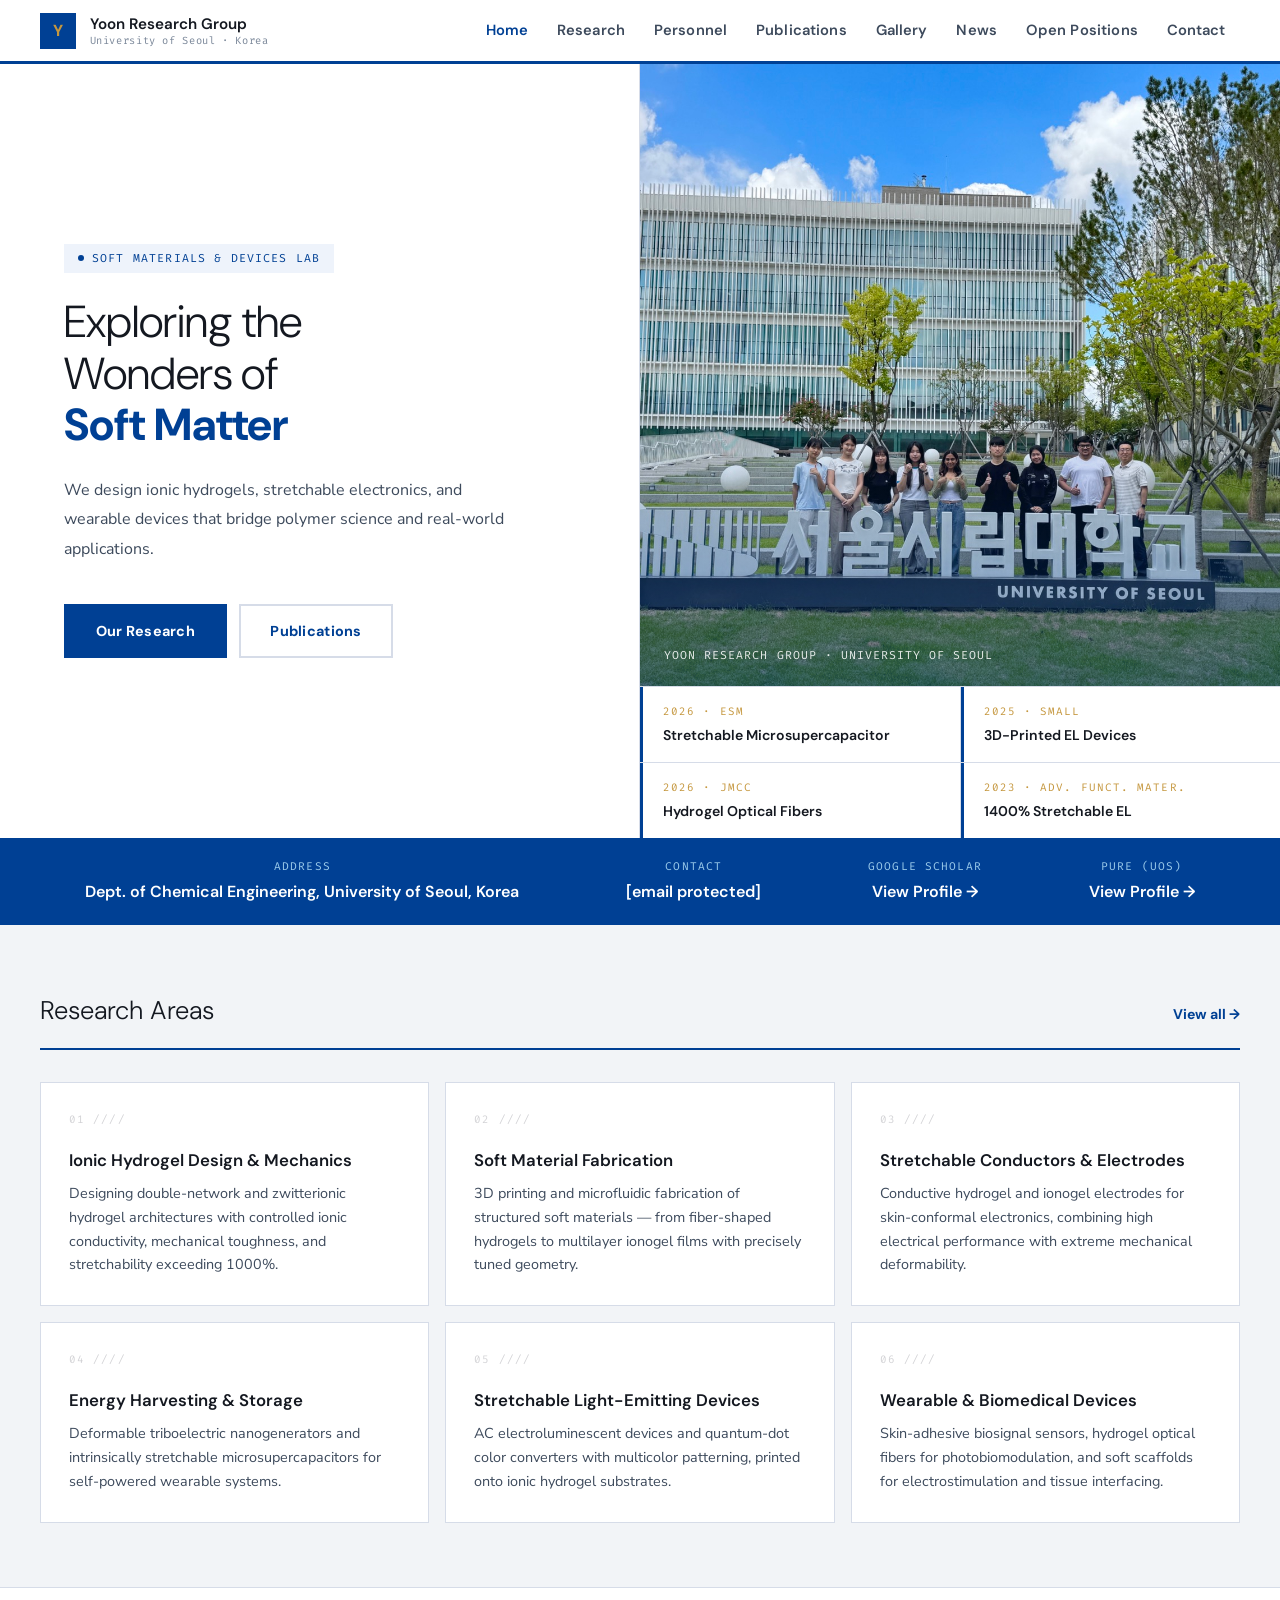
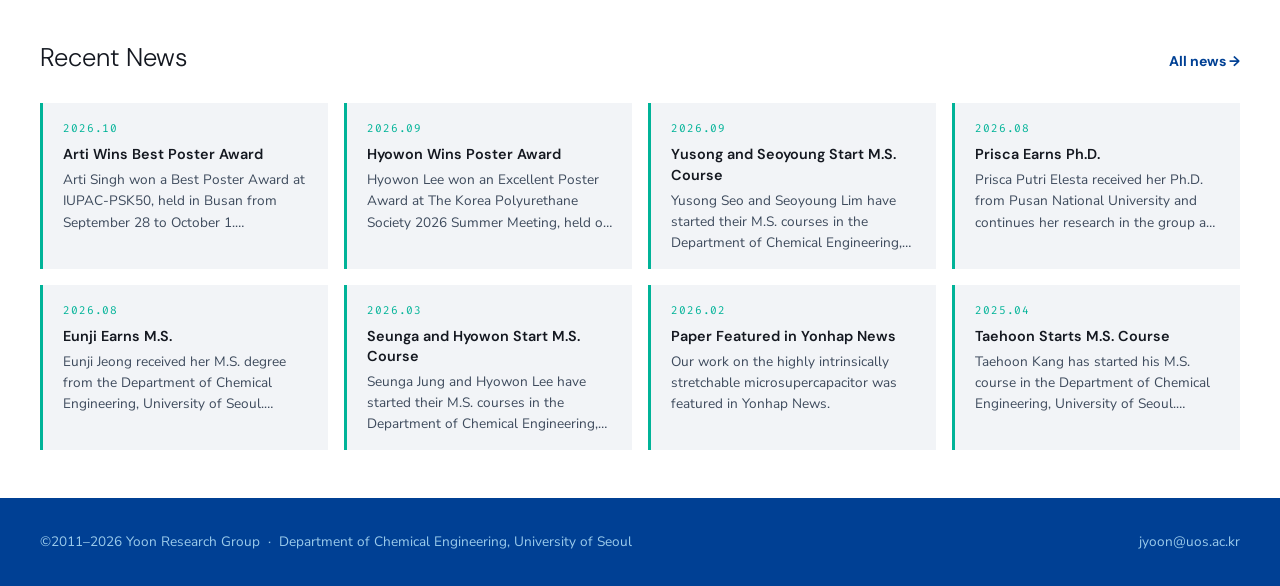
<file: index.html>
<!DOCTYPE html>
<html lang="en">
<head>
  <meta charset="UTF-8">
  <meta name="viewport" content="width=device-width, initial-scale=1.0">
  <title>Yoon Research Group | University of Seoul</title>
  <link href="https://fonts.googleapis.com/css2?family=DM+Sans:opsz,wght@9..40,300;9..40,400;9..40,600;9..40,700&family=Nunito+Sans:wght@300;400;600;700&family=Fira+Code:wght@400;500&display=swap" rel="stylesheet">
  <link rel="stylesheet" href="css/style.css">
  <style>
    /* ── HOME-SPECIFIC ── */
    .hero { padding-top:64px; min-height:100vh; display:grid; grid-template-rows:1fr auto; }
    .hero-main { background:var(--white); display:grid; grid-template-columns:1fr 1fr; min-height:calc(100vh - 64px - 62px); }
    .hero-left { padding:5rem 4rem; display:flex; flex-direction:column; justify-content:center; border-right:1px solid var(--border); }
    .hero-right { display:flex; flex-direction:column; }

    /* hero photo */
    .hero-photo { flex:1; position:relative; overflow:hidden; background:var(--bg); min-height:320px; }
    .hero-photo img { width:100%; height:100%; object-fit:cover; object-position:center; display:block; }
    .hero-photo-overlay { position:absolute; inset:0; background:linear-gradient(to top,rgba(0,64,148,.45) 0%,transparent 50%); }
    .hero-photo-caption { position:absolute; bottom:1.25rem; left:1.5rem; z-index:2; color:white; font-family:'Fira Code',monospace; font-size:0.72rem; letter-spacing:.09em; text-transform:uppercase; opacity:.88; }

    /* highlight cards */
    .highlight-cards { display:grid; grid-template-columns:1fr 1fr; gap:1px; background:var(--border); border-top:1px solid var(--border); }
    .h-card { background:var(--white); padding:1rem 1.25rem; border-left:3px solid var(--uos-sig); transition:.2s; }
    .h-card:hover { background:#EEF3FB; }
    .h-card .h-label { font-family:'Fira Code',monospace; font-size:.68rem; letter-spacing:.1em; text-transform:uppercase; color:var(--uos-gold); margin-bottom:.3rem; }
    .h-card h4 { font-family:'DM Sans',sans-serif; font-size:.88rem; font-weight:600; color:var(--ink); line-height:1.4; }

    /* research grid */
    .research-grid { display:grid; grid-template-columns:repeat(3,1fr); gap:1rem; }

    /* news strip */
    .news-strip { background:var(--white); border-top:1px solid var(--border); padding:3rem 2.5rem; }
    .news-strip-wrap { max-width:1200px; margin:0 auto; }
    .news-strip-top { display:flex; justify-content:space-between; align-items:baseline; margin-bottom:1.5rem; }
    .news-strip-grid { display:grid; grid-template-columns:repeat(4,1fr); gap:1rem; }
    .n-card { border-left:3px solid var(--uos-em); padding:1rem 1.25rem; background:var(--bg); }
    .n-date { font-family:'Fira Code',monospace; font-size:.7rem; color:var(--uos-em); letter-spacing:.08em; margin-bottom:.4rem; }
    .n-card h4 { font-family:'DM Sans',sans-serif; font-size:.9rem; font-weight:600; color:var(--ink); line-height:1.4; }
    .n-card p { font-size:.85rem; color:var(--mid); margin-top:.3rem; line-height:1.55;
      display:-webkit-box; -webkit-line-clamp:3; -webkit-box-orient:vertical; overflow:hidden; }

    @media(max-width:900px){
      .hero-main { grid-template-columns:1fr; }
      .hero-left { padding:3rem 1.5rem; }
      .research-grid { grid-template-columns:1fr 1fr; }
      .news-strip-grid { grid-template-columns:1fr 1fr; }
    }
    @media(max-width:600px){
      .research-grid { grid-template-columns:1fr; }
      .news-strip-grid { grid-template-columns:1fr; }
      .highlight-cards { grid-template-columns:1fr; }
    }
  </style>
  <!-- Google Analytics -->
  <script async src="https://www.googletagmanager.com/gtag/js?id=G-L90Y525SJE"></script>
  <script>
    window.dataLayer = window.dataLayer || [];
    function gtag(){dataLayer.push(arguments);}
    gtag('js', new Date());
    gtag('config', 'G-L90Y525SJE');
  </script>
</head>
<body>

<!-- NAV -->
<nav>
  <a class="brand" href="index.html">
    <div class="brand-mark"><span>Y</span></div>
    <div class="brand-text">
      <span class="brand-main">Yoon Research Group</span>
      <span class="brand-sub">University of Seoul · Korea</span>
    </div>
  </a>
  <ul class="nav-links" id="navLinks">
    <li><a href="index.html" class="active">Home</a></li>
    <li><a href="research.html">Research</a></li>
    <li><a href="personnel.html">Personnel</a></li>
    <li><a href="publications.html">Publications</a></li>
    <li><a href="gallery.html">Gallery</a></li>
    <li><a href="news.html">News</a></li>
    <li><a href="positions.html">Open Positions</a></li>
    <li><a href="contact.html">Contact</a></li>
  </ul>
  <button class="nav-toggle" id="navToggle"><span></span><span></span><span></span></button>
</nav>

<!-- HERO -->
<div class="hero">
  <div class="hero-main">

    <!-- Left: text -->
    <div class="hero-left">
      <div class="tag-label">
        <div class="tag-dot"></div>
        <span>Soft Materials &amp; Devices Lab</span>
      </div>
      <h1 style="font-family:'DM Sans',sans-serif;font-size:clamp(2.2rem,3.5vw,3.2rem);font-weight:300;line-height:1.15;color:var(--ink);margin-bottom:1.5rem;">
        Exploring the<br>Wonders of<br>
        <strong style="font-weight:700;color:var(--uos-sig);">Soft Matter</strong>
      </h1>
      <p style="font-size:1rem;color:var(--mid);max-width:460px;margin-bottom:2.5rem;font-weight:400;line-height:1.85;">
        We design ionic hydrogels, stretchable electronics, and wearable devices that bridge polymer science and real-world applications.
      </p>
      <div style="display:flex;gap:.75rem;">
        <a class="btn-primary" href="research.html">Our Research</a>
        <a class="btn-outline" href="publications.html">Publications</a>
      </div>
    </div>

    <!-- Right: slideshow + cards -->
    <div class="hero-right">
      <div class="hero-photo">
        <img src="images/group_photo/Group photo 1.jpg" alt="Yoon Research Group">
        <div class="hero-photo-overlay"></div>
        <div class="hero-photo-caption">Yoon Research Group · University of Seoul</div>
      </div>

      <div class="highlight-cards">
        <div class="h-card"><div class="h-label">2026 · ESM</div><h4>Stretchable Microsupercapacitor</h4></div>
        <div class="h-card"><div class="h-label">2025 · Small</div><h4>3D-Printed EL Devices</h4></div>
        <div class="h-card"><div class="h-label">2026 · JMCC</div><h4>Hydrogel Optical Fibers</h4></div>
        <div class="h-card"><div class="h-label">2023 · Adv. Funct. Mater.</div><h4>1400% Stretchable EL</h4></div>
      </div>
    </div>

  </div>

  <!-- Info band -->
  <div class="info-band">
    <div class="band-item">
      <div class="band-label">Address</div>
      <div class="band-value">Dept. of Chemical Engineering, University of Seoul, Korea</div>
    </div>
    <div class="band-item">
      <div class="band-label">Contact</div>
      <div class="band-value"><a href="/cdn-cgi/l/email-protection#5c36253333321c29332f723d3f72372e"><span class="__cf_email__" data-cfemail="a2c8dbcdcdcce2d7cdd18cc3c18cc9d0">[email&#160;protected]</span></a></div>
    </div>
    <div class="band-item">
      <div class="band-label">Google Scholar</div>
      <div class="band-value"><a href="https://scholar.google.co.kr/citations?hl=ko&user=IS9u3CEAAAAJ&view_op=list_works&sortby=pubdate" target="_blank">View Profile →</a></div>
    </div>
    <div class="band-item">
      <div class="band-label">Pure (UOS)</div>
      <div class="band-value"><a href="https://pure.uos.ac.kr/en/persons/jinhwan-yoon/" target="_blank">View Profile →</a></div>
    </div>
  </div>
</div>

<!-- RESEARCH AREAS -->
<div class="section" style="background:var(--bg);">
  <div class="section-wrap">
    <div class="section-top">
      <span class="section-title">Research Areas</span>
      <a class="section-link" href="research.html">View all →</a>
    </div>
    <div class="research-grid">
      <div class="card"><div class="card-num">01 ////</div><h3>Ionic Hydrogel Design &amp; Mechanics</h3><p>Designing double-network and zwitterionic hydrogel architectures with controlled ionic conductivity, mechanical toughness, and stretchability exceeding 1000%.</p></div>
      <div class="card"><div class="card-num">02 ////</div><h3>Soft Material Fabrication</h3><p>3D printing and microfluidic fabrication of structured soft materials — from fiber-shaped hydrogels to multilayer ionogel films with precisely tuned geometry.</p></div>
      <div class="card"><div class="card-num">03 ////</div><h3>Stretchable Conductors &amp; Electrodes</h3><p>Conductive hydrogel and ionogel electrodes for skin-conformal electronics, combining high electrical performance with extreme mechanical deformability.</p></div>
      <div class="card"><div class="card-num">04 ////</div><h3>Energy Harvesting &amp; Storage</h3><p>Deformable triboelectric nanogenerators and intrinsically stretchable microsupercapacitors for self-powered wearable systems.</p></div>
      <div class="card"><div class="card-num">05 ////</div><h3>Stretchable Light-Emitting Devices</h3><p>AC electroluminescent devices and quantum-dot color converters with multicolor patterning, printed onto ionic hydrogel substrates.</p></div>
      <div class="card"><div class="card-num">06 ////</div><h3>Wearable &amp; Biomedical Devices</h3><p>Skin-adhesive biosignal sensors, hydrogel optical fibers for photobiomodulation, and soft scaffolds for electrostimulation and tissue interfacing.</p></div>
    </div>
  </div>
</div>

<!-- RECENT NEWS -->
<div class="news-strip">
  <div class="news-strip-wrap">
    <div class="news-strip-top">
      <span class="section-title">Recent News</span>
      <a class="section-link" href="news.html">All news →</a>
    </div>
    <div class="news-strip-grid" id="newsStrip">
      <div class="n-card"><div class="n-date">2026.02</div><h4>Paper Featured in Yonhap News</h4><p>Stretchable microsupercapacitor work covered by national press.</p></div>
      <div class="n-card"><div class="n-date">2025.03</div><h4>Prisca Wins PSK Poster Award</h4><p>Poster Presentation Award at PSK Spring Meeting 2025.</p></div>
      <div class="n-card"><div class="n-date">2024.09</div><h4>New Position at University of Seoul</h4><p>Prof. Yoon joins the Dept. of Chemical Engineering, UOS.</p></div>
      <div class="n-card"><div class="n-date">2023.10</div><h4>Toray Mid-Career Award</h4><p>Prof. Yoon receives the Toray Award at PSK Fall 2023.</p></div>
    </div>
  </div>
</div>

<footer>
  <span>©2011–2026 Yoon Research Group &nbsp;·&nbsp; Department of Chemical Engineering, <a href="https://www.uos.ac.kr" target="_blank">University of Seoul</a></span>
  <span>jyoon@uos.ac.kr</span>
</footer>

<script src="js/main.js"></script>

<!-- Recent News: pulled from news.html so the home page stays in sync -->
<script>
(function () {
  var grid = document.getElementById('newsStrip');
  if (!grid || !window.fetch || !window.DOMParser) return;
  var LIMIT = 8;
  function esc(s) {
    return s.replace(/[&<>"]/g, function (m) {
      return { '&': '&amp;', '<': '&lt;', '>': '&gt;', '"': '&quot;' }[m];
    });
  }
  fetch('news.html', { cache: 'no-cache' })
    .then(function (res) { return res.ok ? res.text() : Promise.reject(res.status); })
    .then(function (html) {
      var doc = new DOMParser().parseFromString(html, 'text/html');
      var cards = Array.prototype.slice.call(doc.querySelectorAll('.news-card'), 0, LIMIT);
      if (!cards.length) return;
      grid.innerHTML = cards.map(function (c) {
        var pick = function (sel) {
          var el = c.querySelector(sel);
          return el ? esc(el.textContent.trim()) : '';
        };
        return '<div class="n-card"><div class="n-date">' + pick('.news-date') +
               '</div><h4>' + pick('h3') + '</h4><p>' + pick('p') + '</p></div>';
      }).join('');
    })
    .catch(function () { /* keep the cards already in the page */ });
})();
</script>

</body>
</html>
</file>
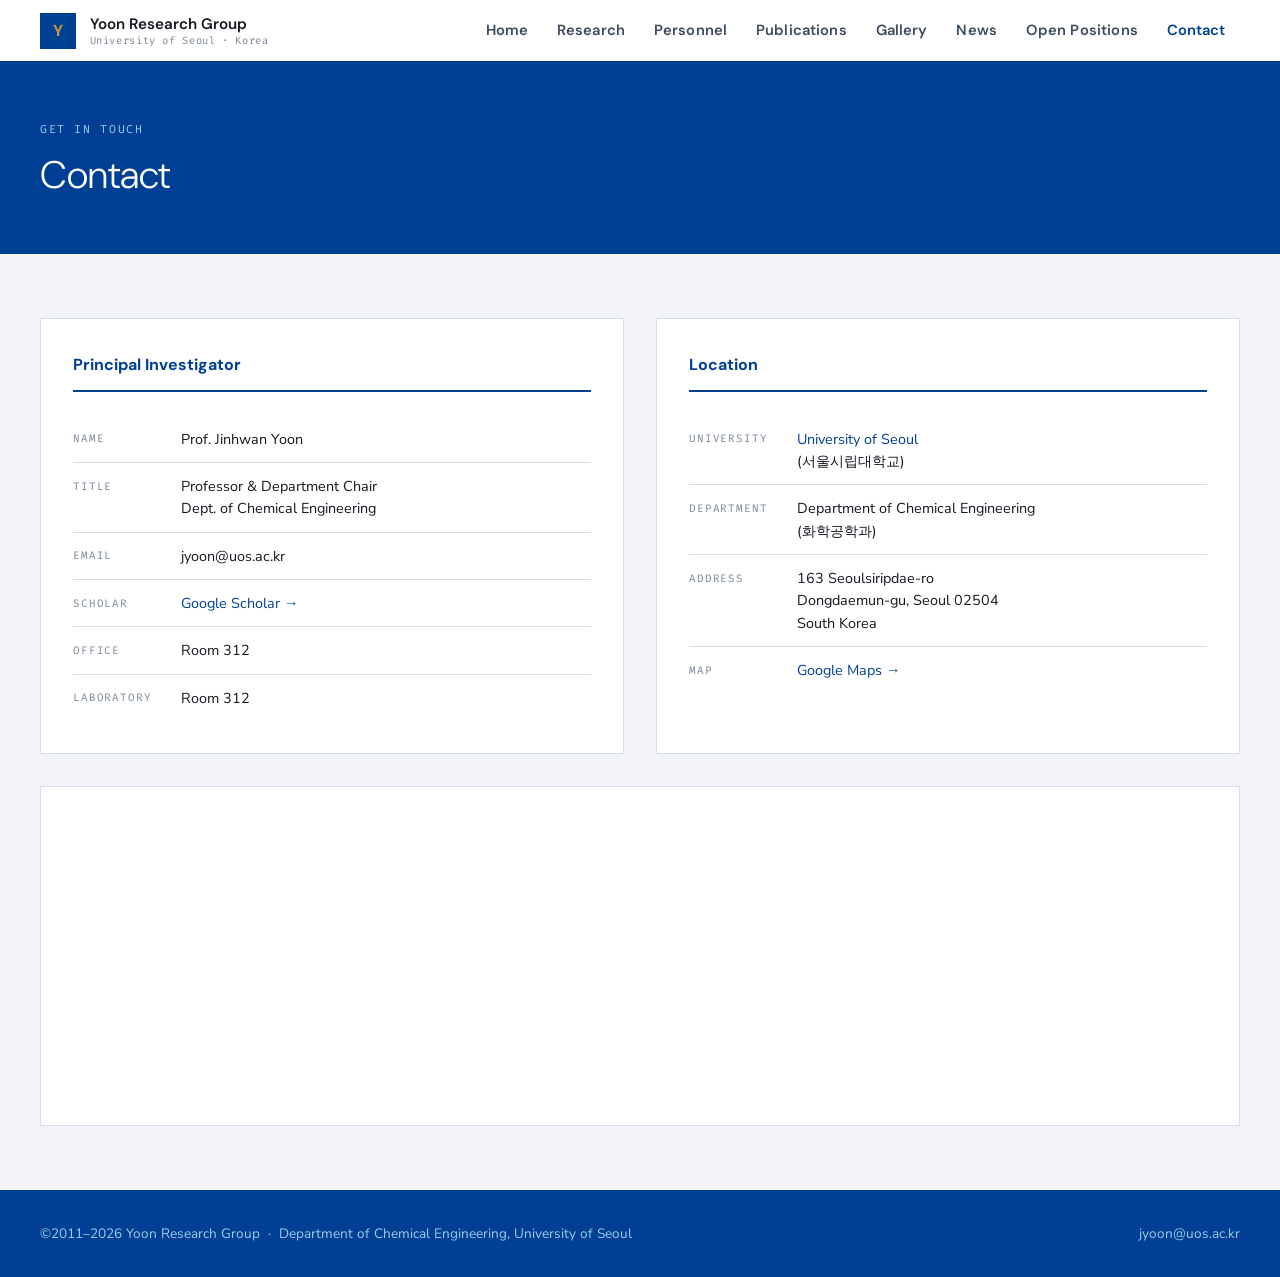
<file: contact.html>
<!DOCTYPE html>
<html lang="en">
<head>
<meta charset="UTF-8">
<meta name="viewport" content="width=device-width, initial-scale=1.0">
<title>Contact | Yoon Research Group</title>
<link href="https://fonts.googleapis.com/css2?family=DM+Sans:opsz,wght@9..40,300;9..40,400;9..40,600;9..40,700&family=Nunito+Sans:wght@300;400;600;700&family=Fira+Code:wght@400;500&display=swap" rel="stylesheet">
<link rel="stylesheet" href="css/style.css">
</head>
<body>

<nav>
  <a class="brand" href="index.html">
    <div class="brand-mark"><span>Y</span></div>
    <div class="brand-text">
      <span class="brand-main">Yoon Research Group</span>
      <span class="brand-sub">University of Seoul · Korea</span>
    </div>
  </a>
  <ul class="nav-links" id="navLinks">
    <li><a href="index.html">Home</a></li>
    <li><a href="research.html">Research</a></li>
    <li><a href="personnel.html">Personnel</a></li>
    <li><a href="publications.html">Publications</a></li>
    <li><a href="gallery.html">Gallery</a></li>
    <li><a href="news.html">News</a></li>
    <li><a href="positions.html">Open Positions</a></li>
    <li><a href="contact.html" class="active">Contact</a></li>
  </ul>
  <button class="nav-toggle" id="navToggle"><span></span><span></span><span></span></button>
</nav>

<div class="page-hero">
  <div class="page-hero-inner">
    <div class="page-hero-label">Get in touch</div>
    <h1>Contact</h1>
  </div>
</div>

<div class="section">
  <div class="section-wrap">
    <div class="contact-grid">

      <div class="contact-block">
        <h2>Principal Investigator</h2>
        <div class="contact-row">
          <div class="contact-label">Name</div>
          <div class="contact-value">Prof. Jinhwan Yoon</div>
        </div>
        <div class="contact-row">
          <div class="contact-label">Title</div>
          <div class="contact-value">Professor &amp; Department Chair<br>Dept. of Chemical Engineering</div>
        </div>
        <div class="contact-row">
          <div class="contact-label">Email</div>
          <div class="contact-value">jyoon@uos.ac.kr</div>
        </div>
        <div class="contact-row">
          <div class="contact-label">Scholar</div>
          <div class="contact-value"><a href="https://scholar.google.co.kr/citations?hl=ko&user=IS9u3CEAAAAJ&view_op=list_works&sortby=pubdate" target="_blank">Google Scholar →</a></div>
        </div>
        <div class="contact-row">
          <div class="contact-label">Office</div>
          <div class="contact-value">Room 312</div>
        </div>
        <div class="contact-row">
          <div class="contact-label">Laboratory</div>
          <div class="contact-value">Room 312</div>
        </div>
      </div>

      <div class="contact-block">
        <h2>Location</h2>
        <div class="contact-row">
          <div class="contact-label">University</div>
          <div class="contact-value"><a href="https://www.uos.ac.kr" target="_blank">University of Seoul</a><br>(서울시립대학교)</div>
        </div>
        <div class="contact-row">
          <div class="contact-label">Department</div>
          <div class="contact-value">Department of Chemical Engineering<br>(화학공학과)</div>
        </div>
        <div class="contact-row">
          <div class="contact-label">Address</div>
          <div class="contact-value">163 Seoulsiripdae-ro<br>Dongdaemun-gu, Seoul 02504<br>South Korea</div>
        </div>
        <div class="contact-row">
          <div class="contact-label">Map</div>
          <div class="contact-value">
            <a href="https://maps.google.com/?q=University+of+Seoul+163+Seoulsiripdae-ro+Dongdaemun-gu" target="_blank">Google Maps →</a>
          </div>
        </div>
      </div>

    </div>

    <!-- Map embed placeholder -->
    <div style="margin-top:2rem;width:100%;height:340px;background:var(--white);border:1px solid var(--border);overflow:hidden;">
      <iframe
        src="https://www.google.com/maps/embed?pb=!1m18!1m12!1m3!1d3161.456!2d127.057984!3d37.583374!2m3!1f0!2f0!3f0!3m2!1i1024!2i768!4f13.1!3m3!1m2!1s0x357cbce2dc75c3f3%3A0x51f66c07f1e8c7!2sUniversity%20of%20Seoul!5e0!3m2!1sen!2skr!4v1"
        width="100%" height="340" style="border:0;" allowfullscreen="" loading="lazy">
      </iframe>
    </div>

  </div>
</div>

<footer>
  <span>©2011–2026 Yoon Research Group &nbsp;·&nbsp; Department of Chemical Engineering, <a href="https://www.uos.ac.kr" target="_blank">University of Seoul</a></span>
  <span>jyoon@uos.ac.kr</span>
</footer>
<script src="js/main.js"></script>
</body>
</html>
</file>
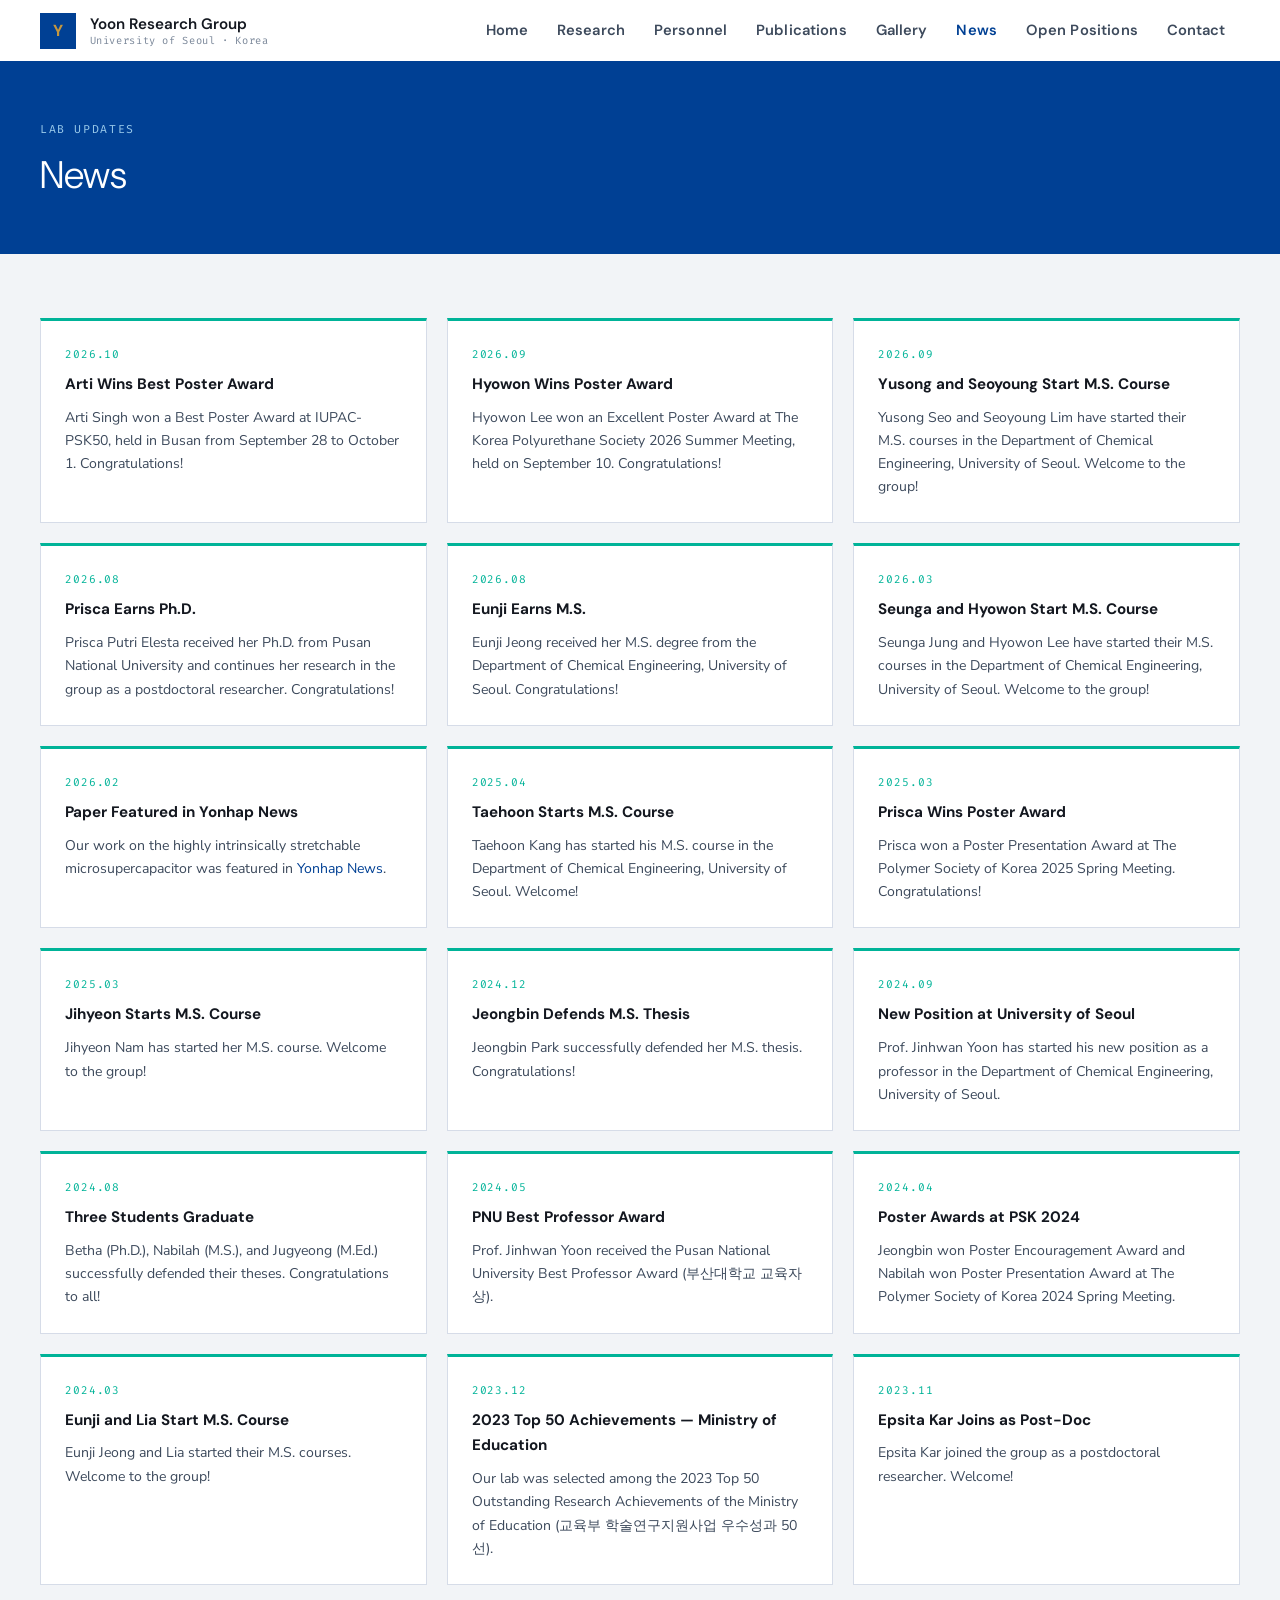
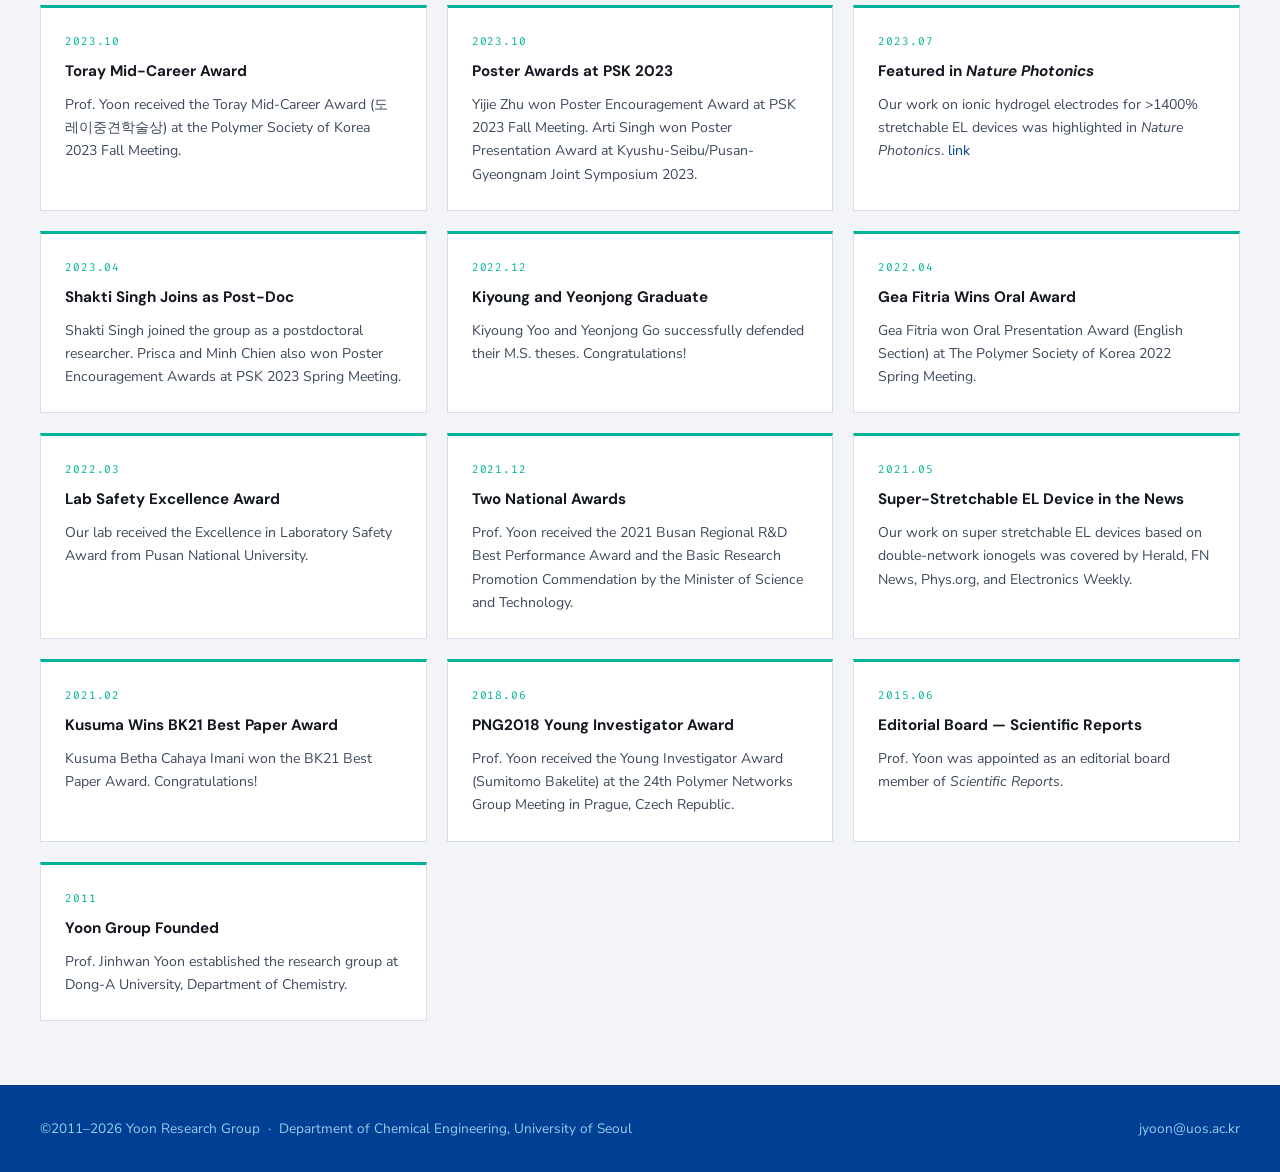
<file: news.html>
<!DOCTYPE html>
<html lang="en">
<head>
<meta charset="UTF-8">
<meta name="viewport" content="width=device-width, initial-scale=1.0">
<title>News | Yoon Research Group</title>
<link href="https://fonts.googleapis.com/css2?family=DM+Sans:opsz,wght@9..40,300;9..40,400;9..40,600;9..40,700&family=Nunito+Sans:wght@300;400;600;700&family=Fira+Code:wght@400;500&display=swap" rel="stylesheet">
<link rel="stylesheet" href="css/style.css">
</head>
<body>

<nav>
  <a class="brand" href="index.html">
    <div class="brand-mark"><span>Y</span></div>
    <div class="brand-text">
      <span class="brand-main">Yoon Research Group</span>
      <span class="brand-sub">University of Seoul · Korea</span>
    </div>
  </a>
  <ul class="nav-links" id="navLinks">
    <li><a href="index.html">Home</a></li>
    <li><a href="research.html">Research</a></li>
    <li><a href="personnel.html">Personnel</a></li>
    <li><a href="publications.html">Publications</a></li>
    <li><a href="gallery.html">Gallery</a></li>
    <li><a href="news.html" class="active">News</a></li>
    <li><a href="positions.html">Open Positions</a></li>
    <li><a href="contact.html">Contact</a></li>
  </ul>
  <button class="nav-toggle" id="navToggle"><span></span><span></span><span></span></button>
</nav>

<div class="page-hero">
  <div class="page-hero-inner">
    <div class="page-hero-label">Lab updates</div>
    <h1>News</h1>
  </div>
</div>

<div class="section">
  <div class="section-wrap">
    <div class="news-grid">

      <div class="news-card">
        <div class="news-date">2026.10</div>
        <h3>Arti Wins Best Poster Award</h3>
        <p>Arti Singh won a Best Poster Award at IUPAC-PSK50, held in Busan from September 28 to October 1. Congratulations!</p>
      </div>

      <div class="news-card">
        <div class="news-date">2026.09</div>
        <h3>Hyowon Wins Poster Award</h3>
        <p>Hyowon Lee won an Excellent Poster Award at The Korea Polyurethane Society 2026 Summer Meeting, held on September 10. Congratulations!</p>
      </div>

      <div class="news-card">
        <div class="news-date">2026.09</div>
        <h3>Yusong and Seoyoung Start M.S. Course</h3>
        <p>Yusong Seo and Seoyoung Lim have started their M.S. courses in the Department of Chemical Engineering, University of Seoul. Welcome to the group!</p>
      </div>

      <div class="news-card">
        <div class="news-date">2026.08</div>
        <h3>Prisca Earns Ph.D.</h3>
        <p>Prisca Putri Elesta received her Ph.D. from Pusan National University and continues her research in the group as a postdoctoral researcher. Congratulations!</p>
      </div>

      <div class="news-card">
        <div class="news-date">2026.08</div>
        <h3>Eunji Earns M.S.</h3>
        <p>Eunji Jeong received her M.S. degree from the Department of Chemical Engineering, University of Seoul. Congratulations!</p>
      </div>

      <div class="news-card">
        <div class="news-date">2026.03</div>
        <h3>Seunga and Hyowon Start M.S. Course</h3>
        <p>Seunga Jung and Hyowon Lee have started their M.S. courses in the Department of Chemical Engineering, University of Seoul. Welcome to the group!</p>
      </div>

      <div class="news-card">
        <div class="news-date">2026.02</div>
        <h3>Paper Featured in Yonhap News</h3>
        <p>Our work on the highly intrinsically stretchable microsupercapacitor was featured in <a href="https://n.news.naver.com/article/001/0015889809?sid=101" target="_blank">Yonhap News</a>.</p>
      </div>

      <div class="news-card">
        <div class="news-date">2025.04</div>
        <h3>Taehoon Starts M.S. Course</h3>
        <p>Taehoon Kang has started his M.S. course in the Department of Chemical Engineering, University of Seoul. Welcome!</p>
      </div>

      <div class="news-card">
        <div class="news-date">2025.03</div>
        <h3>Prisca Wins Poster Award</h3>
        <p>Prisca won a Poster Presentation Award at The Polymer Society of Korea 2025 Spring Meeting. Congratulations!</p>
      </div>

      <div class="news-card">
        <div class="news-date">2025.03</div>
        <h3>Jihyeon Starts M.S. Course</h3>
        <p>Jihyeon Nam has started her M.S. course. Welcome to the group!</p>
      </div>

      <div class="news-card">
        <div class="news-date">2024.12</div>
        <h3>Jeongbin Defends M.S. Thesis</h3>
        <p>Jeongbin Park successfully defended her M.S. thesis. Congratulations!</p>
      </div>

      <div class="news-card">
        <div class="news-date">2024.09</div>
        <h3>New Position at University of Seoul</h3>
        <p>Prof. Jinhwan Yoon has started his new position as a professor in the Department of Chemical Engineering, University of Seoul.</p>
      </div>

      <div class="news-card">
        <div class="news-date">2024.08</div>
        <h3>Three Students Graduate</h3>
        <p>Betha (Ph.D.), Nabilah (M.S.), and Jugyeong (M.Ed.) successfully defended their theses. Congratulations to all!</p>
      </div>

      <div class="news-card">
        <div class="news-date">2024.05</div>
        <h3>PNU Best Professor Award</h3>
        <p>Prof. Jinhwan Yoon received the Pusan National University Best Professor Award (부산대학교 교육자상).</p>
      </div>

      <div class="news-card">
        <div class="news-date">2024.04</div>
        <h3>Poster Awards at PSK 2024</h3>
        <p>Jeongbin won Poster Encouragement Award and Nabilah won Poster Presentation Award at The Polymer Society of Korea 2024 Spring Meeting.</p>
      </div>

      <div class="news-card">
        <div class="news-date">2024.03</div>
        <h3>Eunji and Lia Start M.S. Course</h3>
        <p>Eunji Jeong and Lia started their M.S. courses. Welcome to the group!</p>
      </div>

      <div class="news-card">
        <div class="news-date">2023.12</div>
        <h3>2023 Top 50 Achievements — Ministry of Education</h3>
        <p>Our lab was selected among the 2023 Top 50 Outstanding Research Achievements of the Ministry of Education (교육부 학술연구지원사업 우수성과 50선).</p>
      </div>

      <div class="news-card">
        <div class="news-date">2023.11</div>
        <h3>Epsita Kar Joins as Post-Doc</h3>
        <p>Epsita Kar joined the group as a postdoctoral researcher. Welcome!</p>
      </div>

      <div class="news-card">
        <div class="news-date">2023.10</div>
        <h3>Toray Mid-Career Award</h3>
        <p>Prof. Yoon received the Toray Mid-Career Award (도레이중견학술상) at the Polymer Society of Korea 2023 Fall Meeting.</p>
      </div>

      <div class="news-card">
        <div class="news-date">2023.10</div>
        <h3>Poster Awards at PSK 2023</h3>
        <p>Yijie Zhu won Poster Encouragement Award at PSK 2023 Fall Meeting. Arti Singh won Poster Presentation Award at Kyushu-Seibu/Pusan-Gyeongnam Joint Symposium 2023.</p>
      </div>

      <div class="news-card">
        <div class="news-date">2023.07</div>
        <h3>Featured in <em>Nature Photonics</em></h3>
        <p>Our work on ionic hydrogel electrodes for &gt;1400% stretchable EL devices was highlighted in <em>Nature Photonics</em>. <a href="https://www.nature.com/articles/s41566-023-01237-6" target="_blank">link</a></p>
      </div>

      <div class="news-card">
        <div class="news-date">2023.04</div>
        <h3>Shakti Singh Joins as Post-Doc</h3>
        <p>Shakti Singh joined the group as a postdoctoral researcher. Prisca and Minh Chien also won Poster Encouragement Awards at PSK 2023 Spring Meeting.</p>
      </div>

      <div class="news-card">
        <div class="news-date">2022.12</div>
        <h3>Kiyoung and Yeonjong Graduate</h3>
        <p>Kiyoung Yoo and Yeonjong Go successfully defended their M.S. theses. Congratulations!</p>
      </div>

      <div class="news-card">
        <div class="news-date">2022.04</div>
        <h3>Gea Fitria Wins Oral Award</h3>
        <p>Gea Fitria won Oral Presentation Award (English Section) at The Polymer Society of Korea 2022 Spring Meeting.</p>
      </div>

      <div class="news-card">
        <div class="news-date">2022.03</div>
        <h3>Lab Safety Excellence Award</h3>
        <p>Our lab received the Excellence in Laboratory Safety Award from Pusan National University.</p>
      </div>

      <div class="news-card">
        <div class="news-date">2021.12</div>
        <h3>Two National Awards</h3>
        <p>Prof. Yoon received the 2021 Busan Regional R&amp;D Best Performance Award and the Basic Research Promotion Commendation by the Minister of Science and Technology.</p>
      </div>

      <div class="news-card">
        <div class="news-date">2021.05</div>
        <h3>Super-Stretchable EL Device in the News</h3>
        <p>Our work on super stretchable EL devices based on double-network ionogels was covered by Herald, FN News, Phys.org, and Electronics Weekly.</p>
      </div>

      <div class="news-card">
        <div class="news-date">2021.02</div>
        <h3>Kusuma Wins BK21 Best Paper Award</h3>
        <p>Kusuma Betha Cahaya Imani won the BK21 Best Paper Award. Congratulations!</p>
      </div>

      <div class="news-card">
        <div class="news-date">2018.06</div>
        <h3>PNG2018 Young Investigator Award</h3>
        <p>Prof. Yoon received the Young Investigator Award (Sumitomo Bakelite) at the 24th Polymer Networks Group Meeting in Prague, Czech Republic.</p>
      </div>

      <div class="news-card">
        <div class="news-date">2015.06</div>
        <h3>Editorial Board — Scientific Reports</h3>
        <p>Prof. Yoon was appointed as an editorial board member of <em>Scientific Reports</em>.</p>
      </div>

      <div class="news-card">
        <div class="news-date">2011</div>
        <h3>Yoon Group Founded</h3>
        <p>Prof. Jinhwan Yoon established the research group at Dong-A University, Department of Chemistry.</p>
      </div>

    </div>
  </div>
</div>

<footer>
  <span>©2011–2026 Yoon Research Group &nbsp;·&nbsp; Department of Chemical Engineering, <a href="https://www.uos.ac.kr" target="_blank">University of Seoul</a></span>
  <span>jyoon@uos.ac.kr</span>
</footer>
<script src="js/main.js"></script>
</body>
</html>
</file>
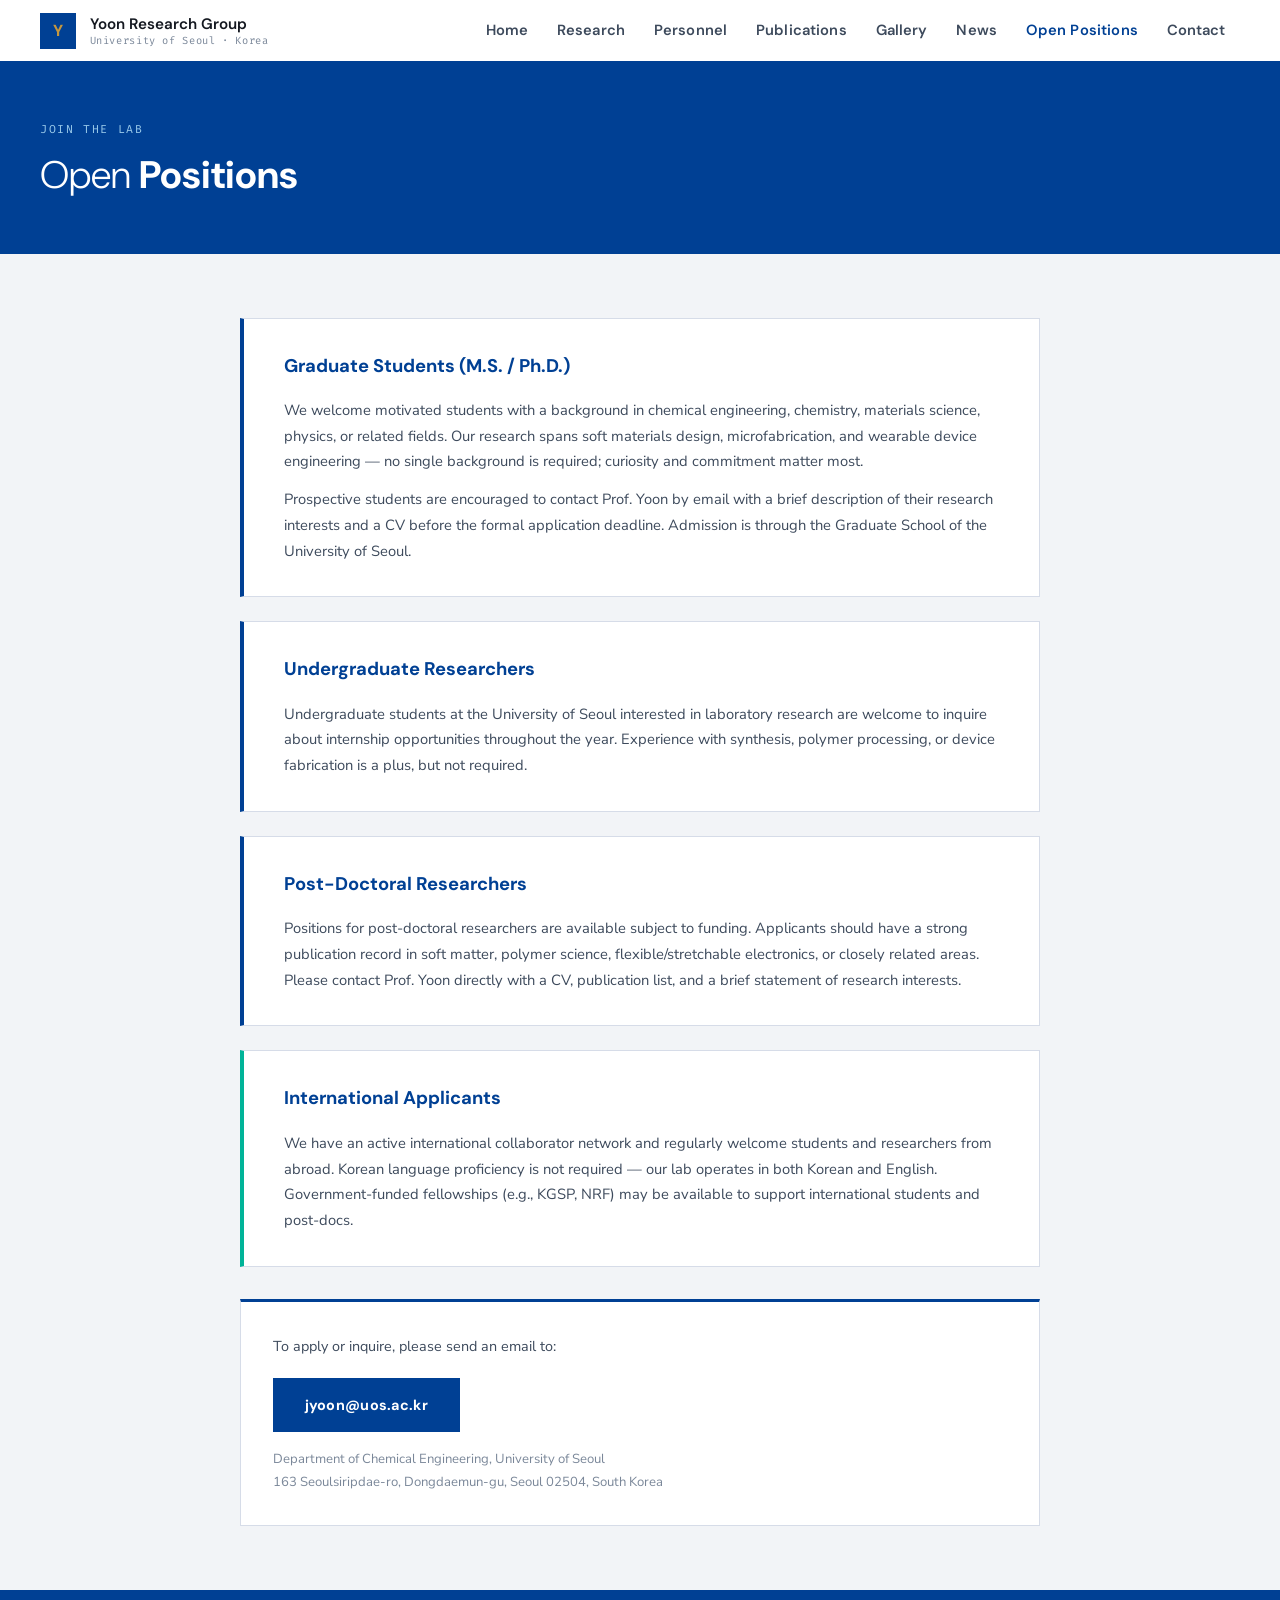
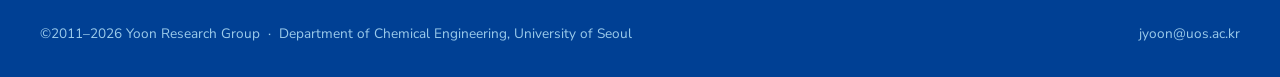
<file: positions.html>
<!DOCTYPE html>
<html lang="en">
<head>
<meta charset="UTF-8">
<meta name="viewport" content="width=device-width, initial-scale=1.0">
<title>Open Positions | Yoon Research Group</title>
<link href="https://fonts.googleapis.com/css2?family=DM+Sans:opsz,wght@9..40,300;9..40,400;9..40,600;9..40,700&family=Nunito+Sans:wght@300;400;600;700&family=Fira+Code:wght@400;500&display=swap" rel="stylesheet">
<link rel="stylesheet" href="css/style.css">
</head>
<body>

<nav>
  <a class="brand" href="index.html">
    <div class="brand-mark"><span>Y</span></div>
    <div class="brand-text">
      <span class="brand-main">Yoon Research Group</span>
      <span class="brand-sub">University of Seoul · Korea</span>
    </div>
  </a>
  <ul class="nav-links" id="navLinks">
    <li><a href="index.html">Home</a></li>
    <li><a href="research.html">Research</a></li>
    <li><a href="personnel.html">Personnel</a></li>
    <li><a href="publications.html">Publications</a></li>
    <li><a href="gallery.html">Gallery</a></li>
    <li><a href="news.html">News</a></li>
    <li><a href="positions.html" class="active">Open Positions</a></li>
    <li><a href="contact.html">Contact</a></li>
  </ul>
  <button class="nav-toggle" id="navToggle"><span></span><span></span><span></span></button>
</nav>

<div class="page-hero">
  <div class="page-hero-inner">
    <div class="page-hero-label">Join the lab</div>
    <h1>Open <strong>Positions</strong></h1>
  </div>
</div>

<div class="section">
  <div class="section-wrap" style="max-width:800px;">

    <div class="position-block">
      <h2>Graduate Students (M.S. / Ph.D.)</h2>
      <p>We welcome motivated students with a background in chemical engineering, chemistry, materials science, physics, or related fields. Our research spans soft materials design, microfabrication, and wearable device engineering — no single background is required; curiosity and commitment matter most.</p>
      <p style="margin-top:.75rem;">Prospective students are encouraged to contact Prof. Yoon by email with a brief description of their research interests and a CV before the formal application deadline. Admission is through the Graduate School of the University of Seoul.</p>
    </div>

    <div class="position-block">
      <h2>Undergraduate Researchers</h2>
      <p>Undergraduate students at the University of Seoul interested in laboratory research are welcome to inquire about internship opportunities throughout the year. Experience with synthesis, polymer processing, or device fabrication is a plus, but not required.</p>
    </div>

    <div class="position-block">
      <h2>Post-Doctoral Researchers</h2>
      <p>Positions for post-doctoral researchers are available subject to funding. Applicants should have a strong publication record in soft matter, polymer science, flexible/stretchable electronics, or closely related areas. Please contact Prof. Yoon directly with a CV, publication list, and a brief statement of research interests.</p>
    </div>

    <div class="position-block" style="border-left-color:var(--uos-em);">
      <h2>International Applicants</h2>
      <p>We have an active international collaborator network and regularly welcome students and researchers from abroad. Korean language proficiency is not required — our lab operates in both Korean and English. Government-funded fellowships (e.g., KGSP, NRF) may be available to support international students and post-docs.</p>
    </div>

    <div style="margin-top:2rem;padding:2rem;background:var(--white);border:1px solid var(--border);border-top:3px solid var(--uos-sig);">
      <p style="font-size:.9rem;color:var(--mid);margin-bottom:1.25rem;">To apply or inquire, please send an email to:</p>
      <span class="btn-primary">jyoon@uos.ac.kr</span>
      <p style="margin-top:1rem;font-size:.82rem;color:var(--light);">
        Department of Chemical Engineering, University of Seoul<br>
        163 Seoulsiripdae-ro, Dongdaemun-gu, Seoul 02504, South Korea
      </p>
    </div>

  </div>
</div>

<footer>
  <span>©2011–2026 Yoon Research Group &nbsp;·&nbsp; Department of Chemical Engineering, <a href="https://www.uos.ac.kr" target="_blank">University of Seoul</a></span>
  <span>jyoon@uos.ac.kr</span>
</footer>
<script src="js/main.js"></script>
</body>
</html>
</file>
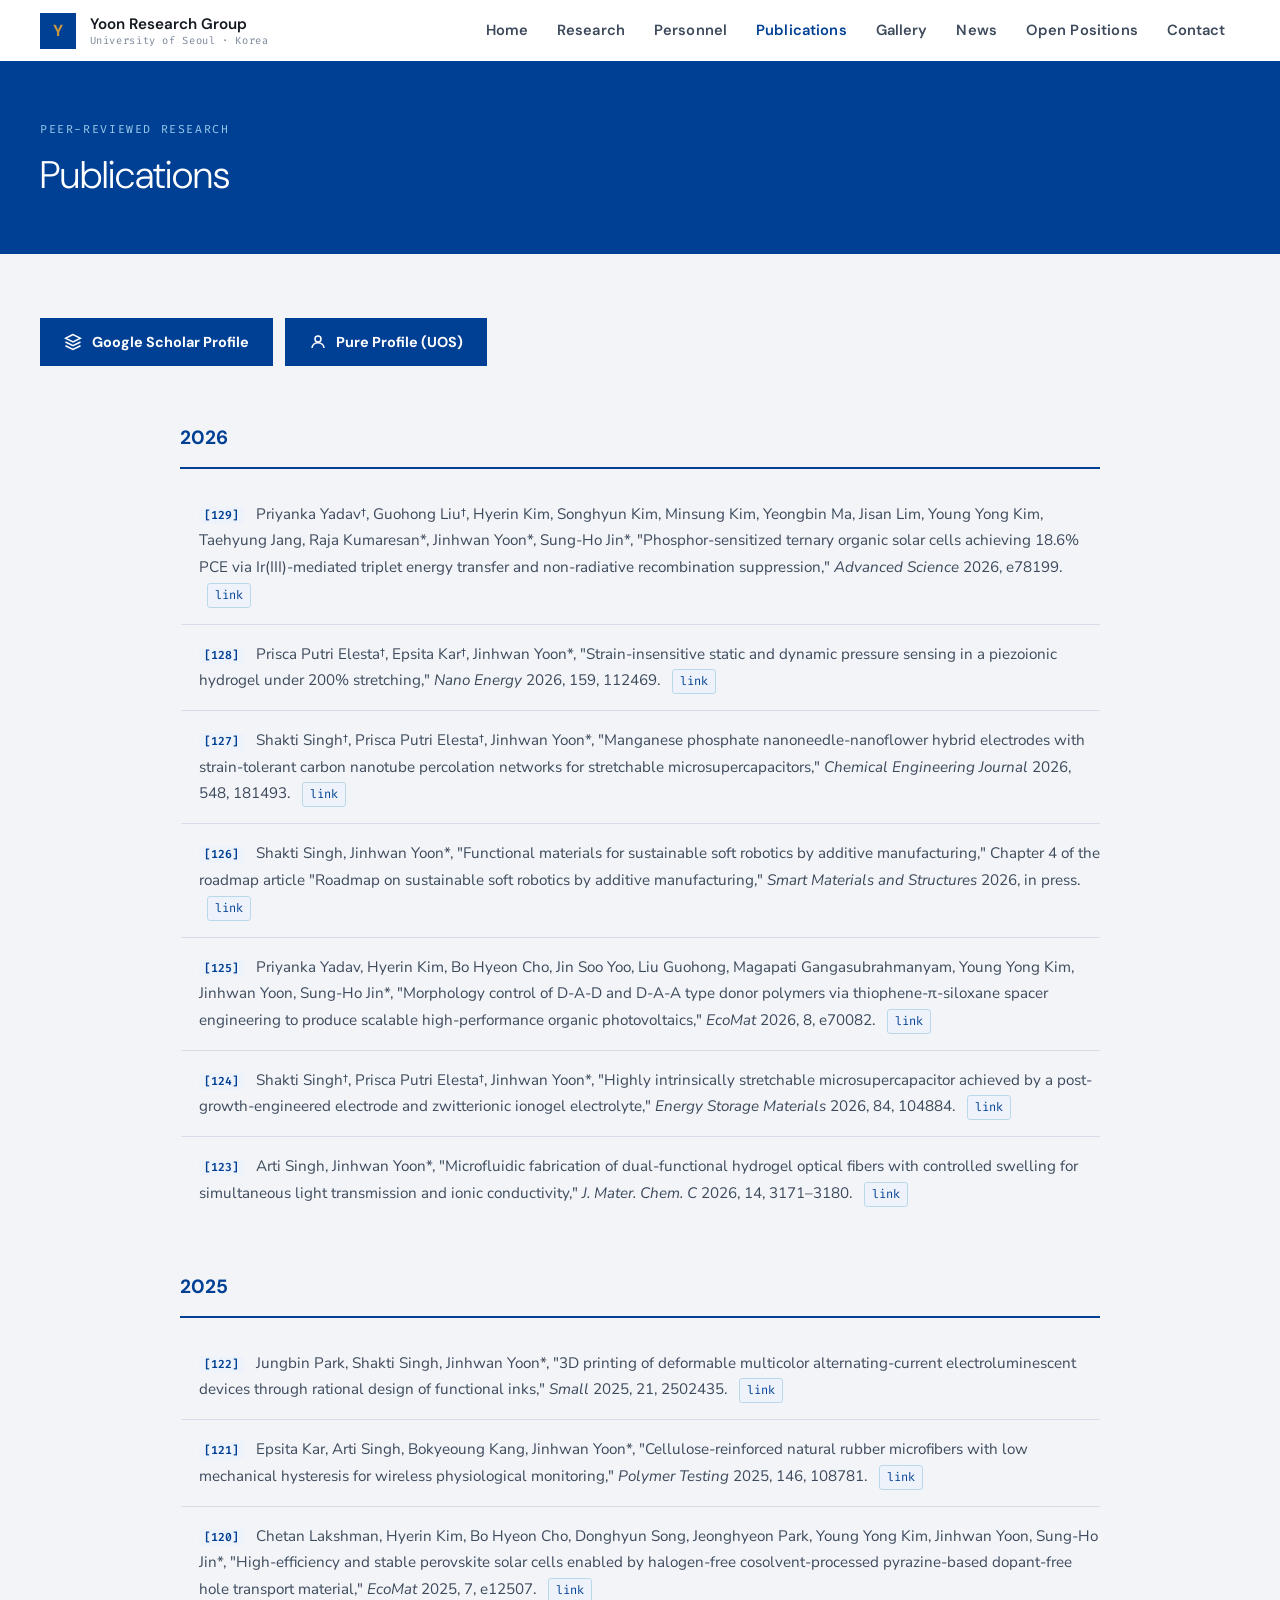
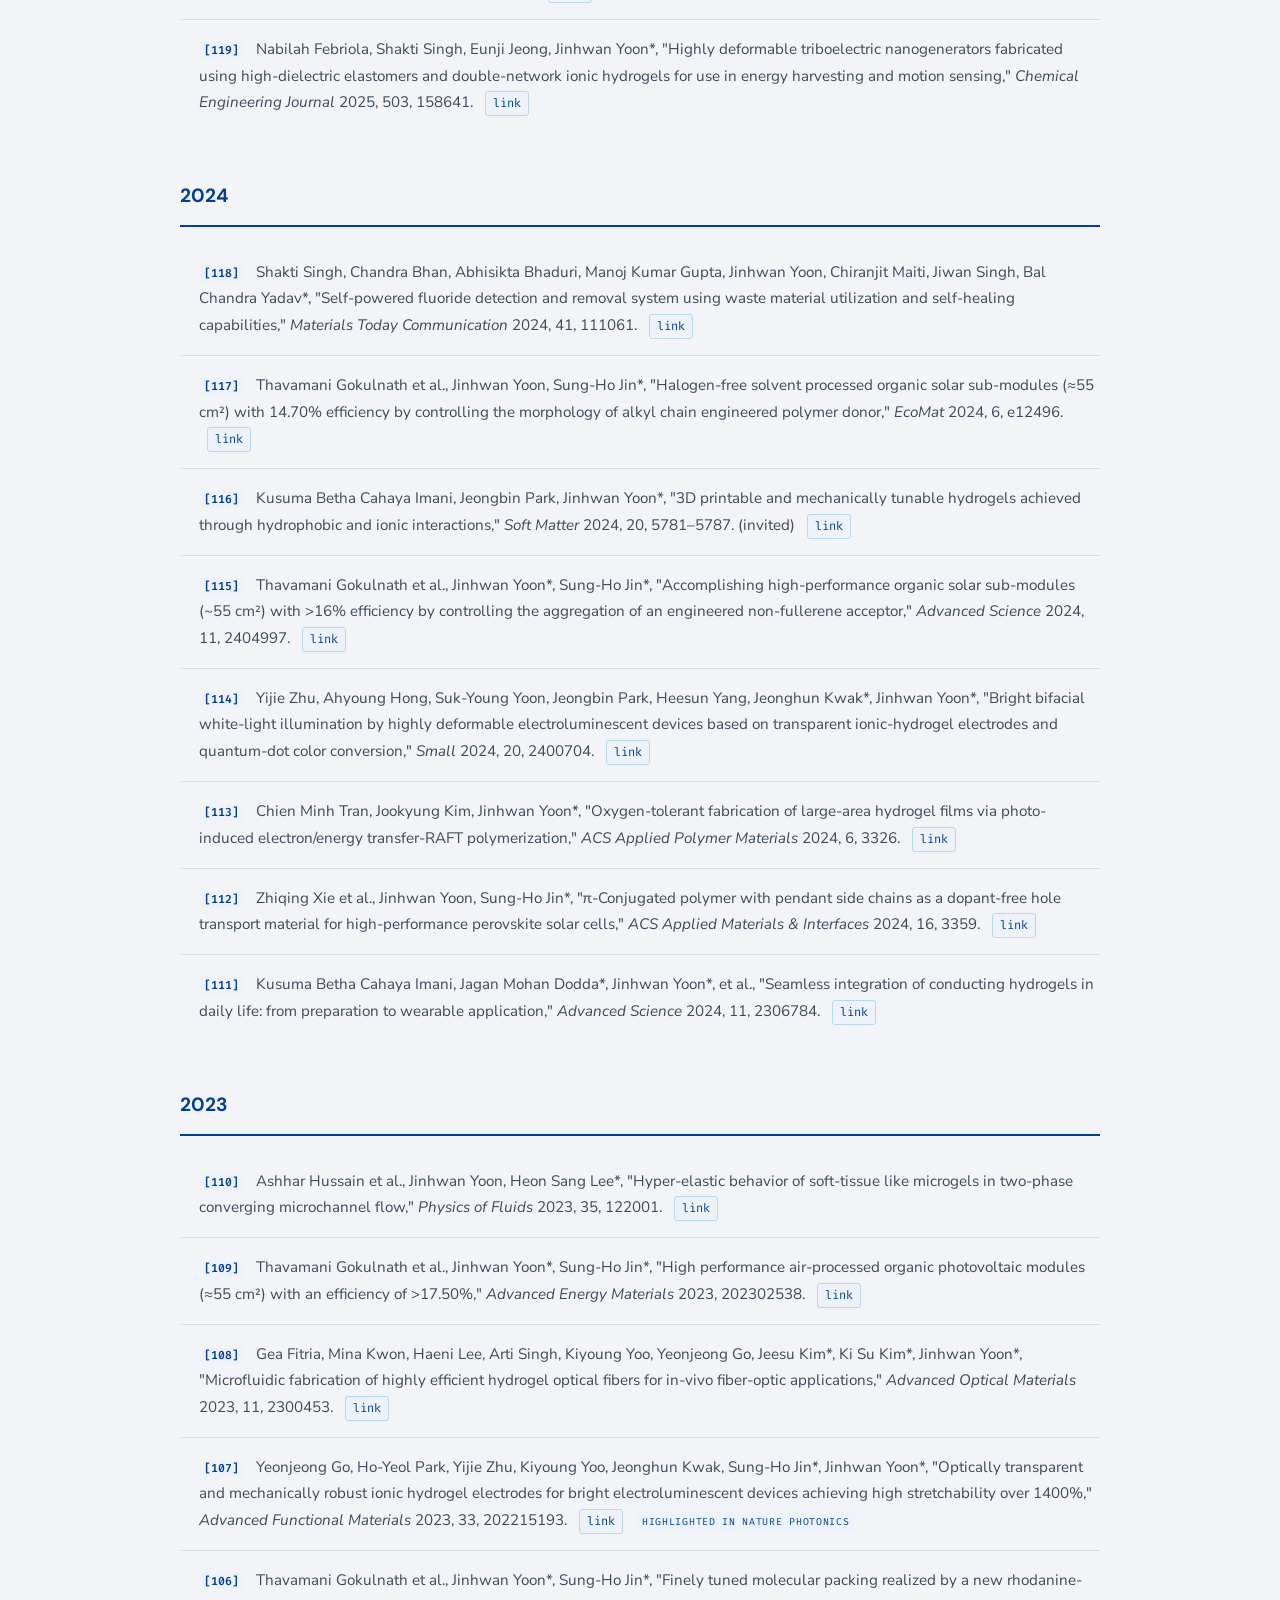
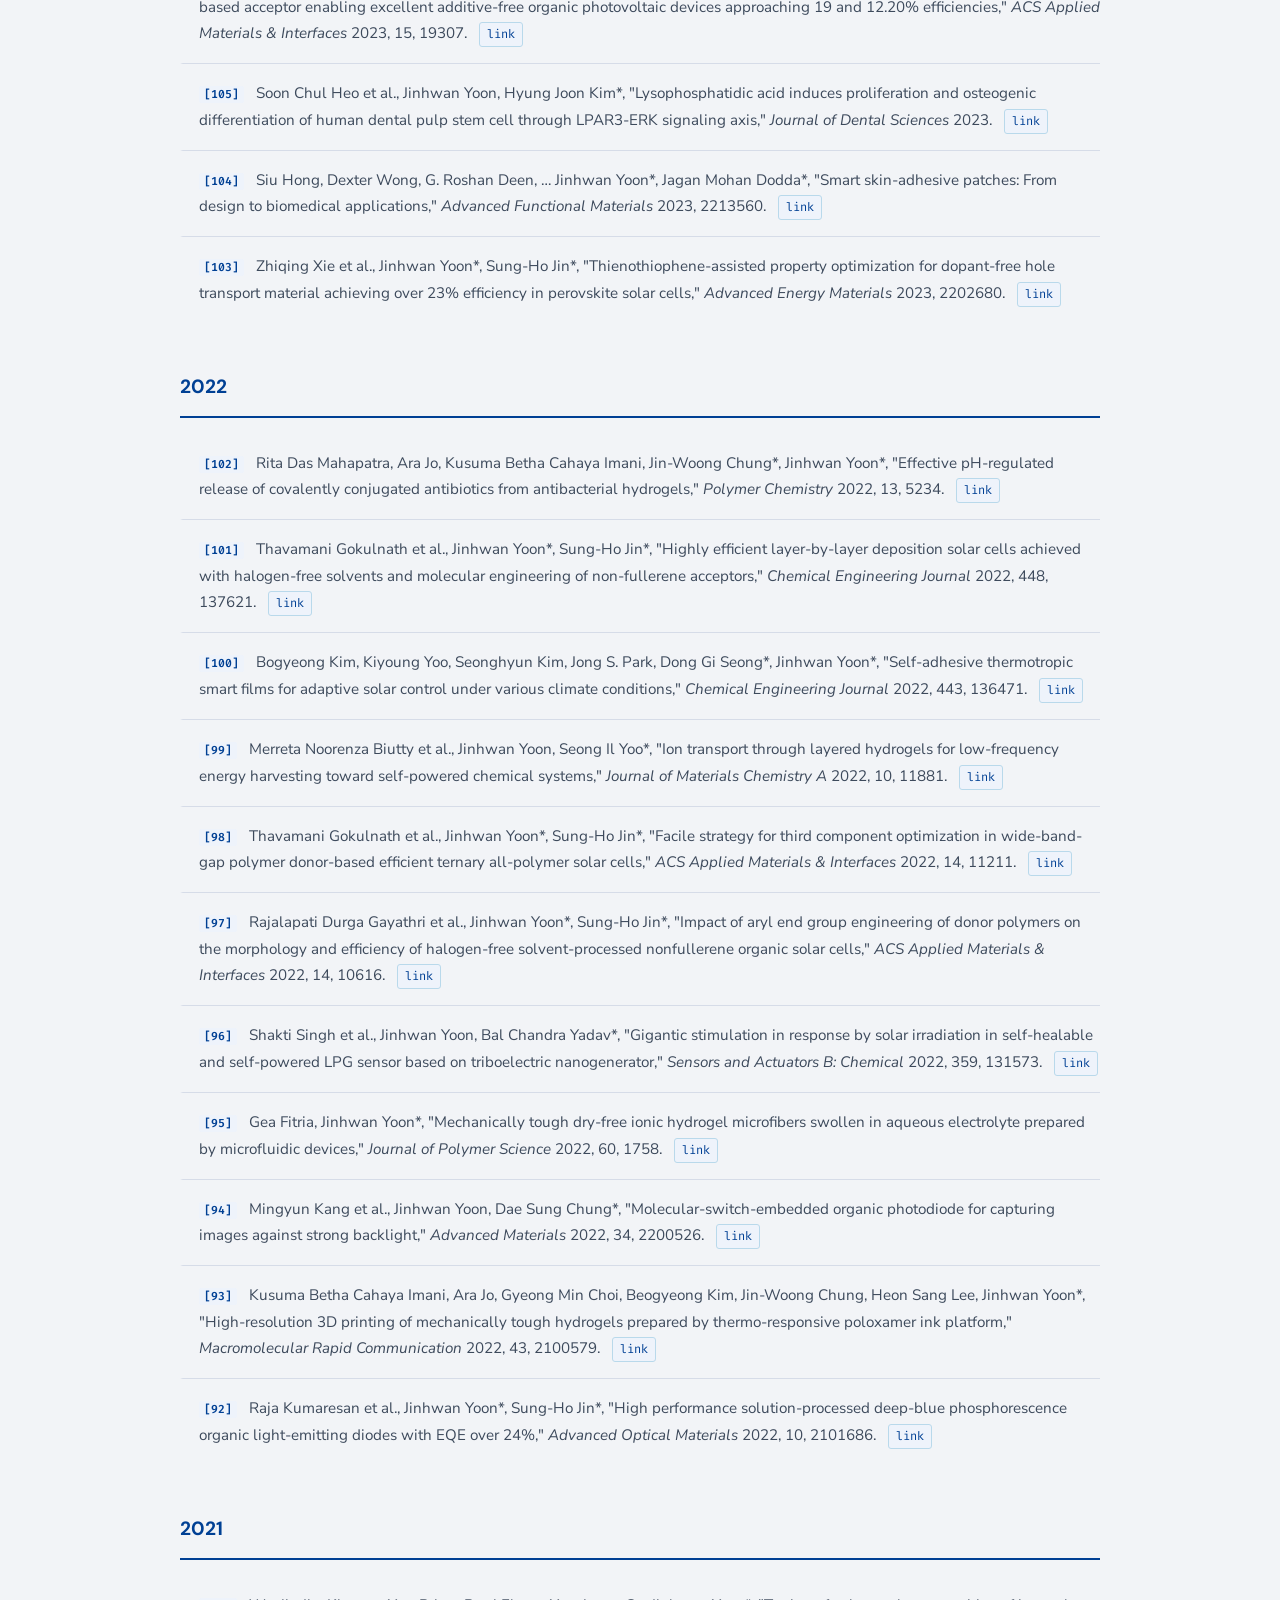
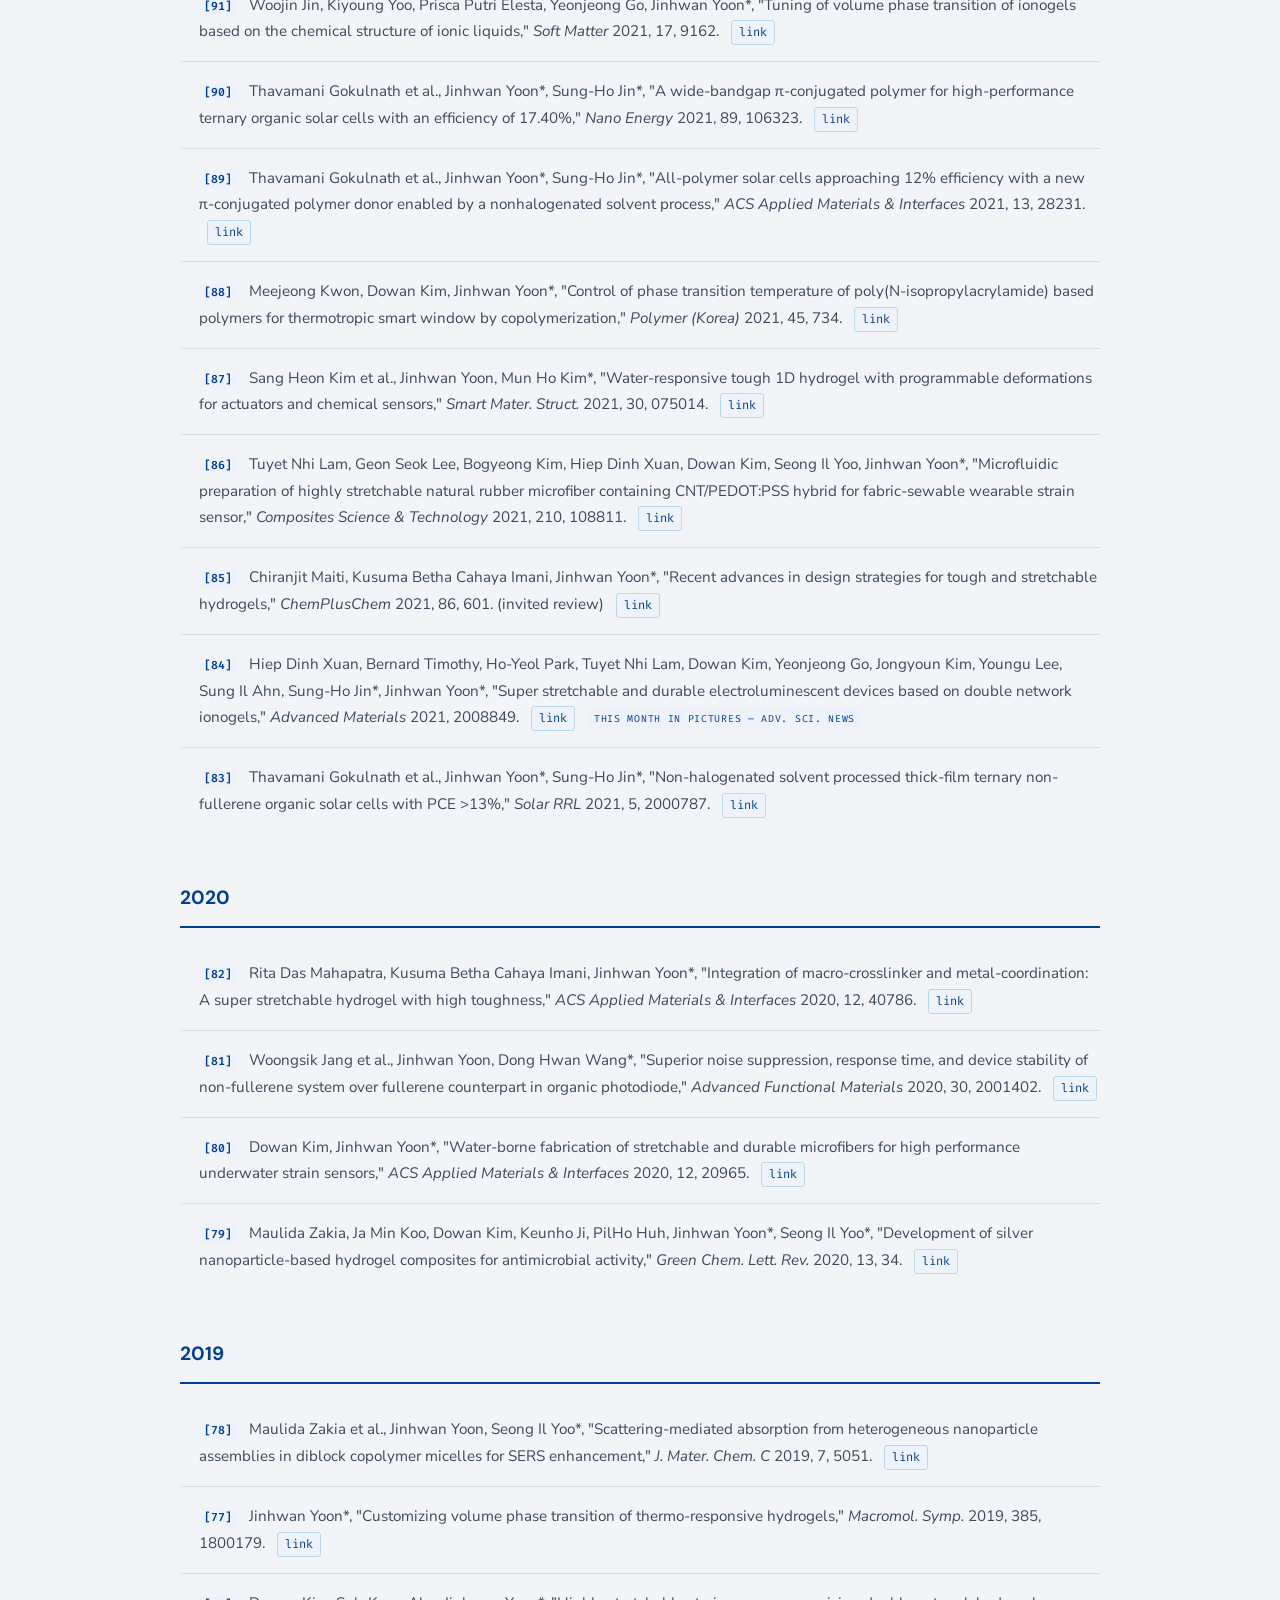
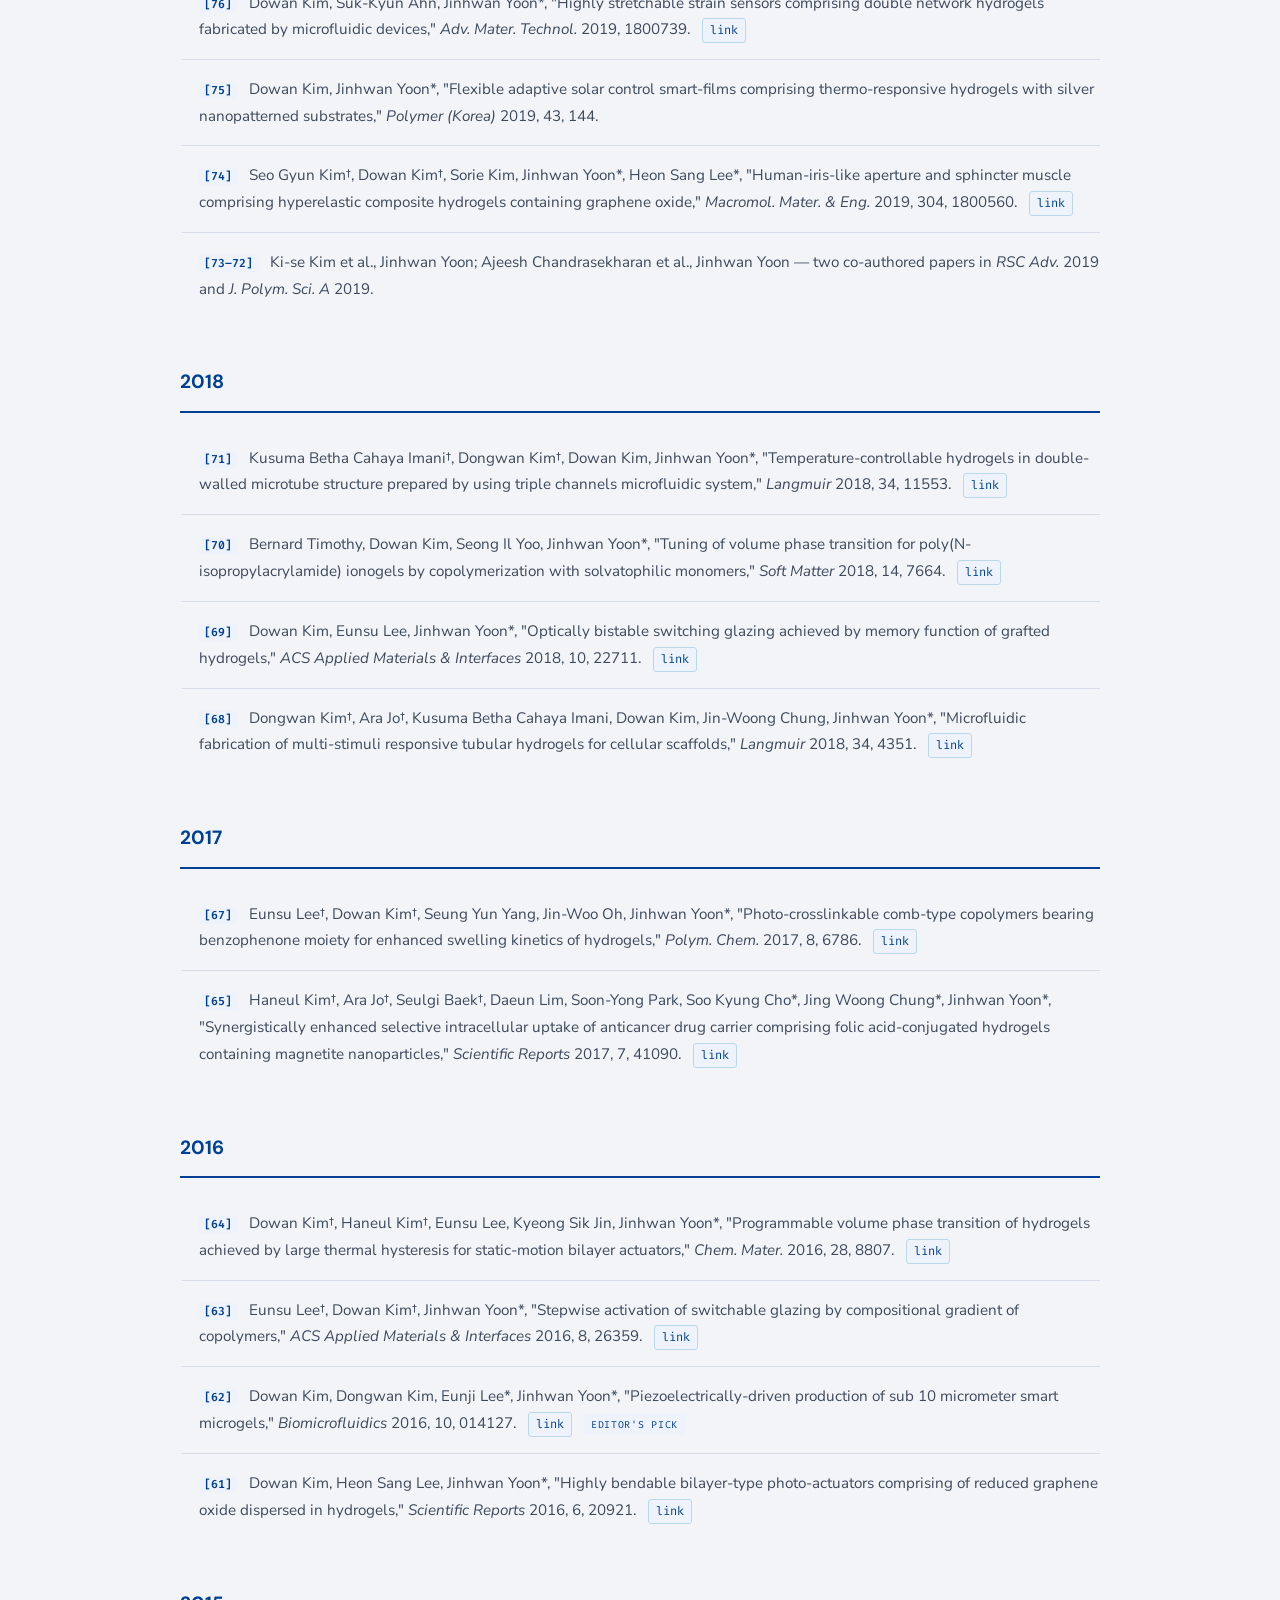
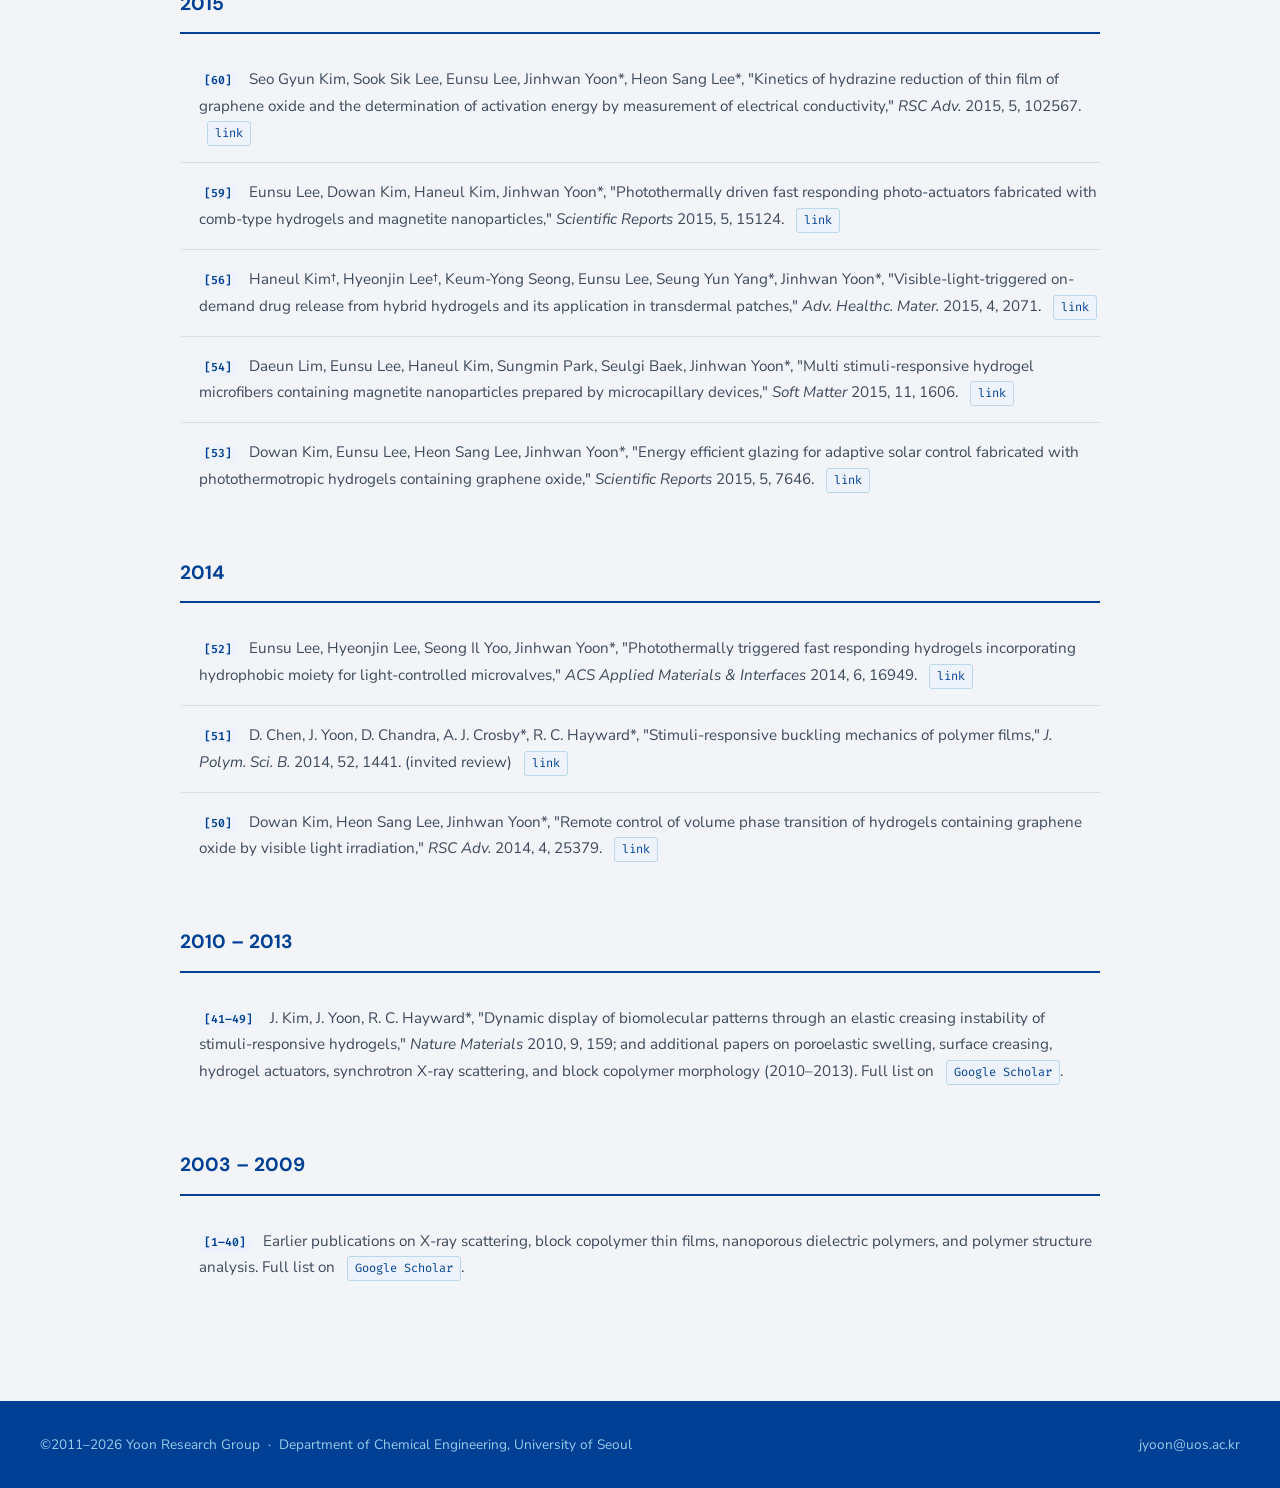
<file: publications.html>
<!DOCTYPE html>
<html lang="en">
<head>
  <meta charset="UTF-8">
  <meta name="viewport" content="width=device-width, initial-scale=1.0">
  <title>Publications | Yoon Research Group</title>
  <link href="https://fonts.googleapis.com/css2?family=DM+Sans:opsz,wght@9..40,300;9..40,400;9..40,600;9..40,700&family=Nunito+Sans:wght@300;400;600;700&family=Fira+Code:wght@400;500&display=swap" rel="stylesheet">
  <link rel="stylesheet" href="css/style.css">
  <style>
    .scholar-btn {
      display:inline-flex; align-items:center; gap:.6rem;
      background:var(--uos-sig); color:white;
      padding:.75rem 1.5rem;
      font-family:'DM Sans',sans-serif; font-size:.9rem; font-weight:700;
      transition:.2s; margin-bottom:3rem;
    }
    .scholar-btn:hover { background:var(--uos-blue); }

    .pub-section-wrap { max-width:1000px; margin:0 auto; padding:0 2.5rem 4rem; }
    .pub-year-block  { margin-bottom:2.5rem; }
    .pub-year-hdr {
      font-family:'DM Sans',sans-serif; font-size:1.2rem; font-weight:700;
      color:var(--uos-sig); padding:.5rem 0 .75rem; margin-bottom:1rem;
      border-bottom:2px solid var(--uos-sig);
      display:flex; align-items:center; gap:.75rem;
    }
    .pub-list  { list-style:none; }
    .pub-item  {
      padding:1rem 0 1rem 1rem;
      border-left:3px solid transparent;
      border-bottom:1px solid var(--border);
      transition:.2s;
      font-size:.95rem;          /* larger */
      line-height:1.75;
      color:var(--mid);
    }
    .pub-item:last-child  { border-bottom:none; }
    .pub-item:hover {
      border-left-color:var(--uos-em);
      padding-left:1.25rem;
      background:#F8FAFE;
    }

    /* Number badge — visible blue */
    .pub-num {
      font-family:'Fira Code',monospace;
      font-size:.72rem;
      font-weight:600;
      color:var(--uos-sig);
      background:#EEF3FB;
      padding:1px 5px;
      border-radius:2px;
      margin-right:.5rem;
    }

    .pub-title   { font-weight:600; color:var(--ink); }
    .pub-journal { font-style:italic; }

    /* Link badge with background */
    .pub-link {
      display:inline-block;
      margin-left:.5rem;
      font-size:.75rem;
      font-family:'Fira Code',monospace;
      color:var(--uos-sig);
      background:#EEF3FB;
      border:1px solid var(--uos-blue-m);
      padding:1px 7px;
      border-radius:3px;
      transition:.2s;
    }
    .pub-link:hover {
      background:var(--uos-sig);
      color:white;
      border-color:var(--uos-sig);
    }

    .pub-tag {
      display:inline-block;
      font-family:'Fira Code',monospace; font-size:.62rem;
      letter-spacing:.07em; text-transform:uppercase;
      padding:2px 7px;
      background:#EEF3FB; color:var(--uos-sig);
      margin-left:.5rem;
    }
  </style>
  <!-- Google Analytics -->
  <script async src="https://www.googletagmanager.com/gtag/js?id=G-L90Y525SJE"></script>
  <script>
    window.dataLayer = window.dataLayer || [];
    function gtag(){dataLayer.push(arguments);}
    gtag('js', new Date());
    gtag('config', 'G-L90Y525SJE');
  </script>
</head>
<body>

<nav>
  <a class="brand" href="index.html">
    <div class="brand-mark"><span>Y</span></div>
    <div class="brand-text">
      <span class="brand-main">Yoon Research Group</span>
      <span class="brand-sub">University of Seoul · Korea</span>
    </div>
  </a>
  <ul class="nav-links" id="navLinks">
    <li><a href="index.html">Home</a></li>
    <li><a href="research.html">Research</a></li>
    <li><a href="personnel.html">Personnel</a></li>
    <li><a href="publications.html" class="active">Publications</a></li>
    <li><a href="gallery.html">Gallery</a></li>
    <li><a href="news.html">News</a></li>
    <li><a href="positions.html">Open Positions</a></li>
    <li><a href="contact.html">Contact</a></li>
  </ul>
  <button class="nav-toggle" id="navToggle"><span></span><span></span><span></span></button>
</nav>

<div class="page-hero">
  <div class="page-hero-inner">
    <div class="page-hero-label">Peer-reviewed research</div>
    <h1>Publications</h1>
  </div>
</div>

<div class="section" style="padding-bottom:0;">
  <div class="section-wrap">
    <div style="display:flex;gap:0.75rem;flex-wrap:wrap;">
      <a href="https://scholar.google.co.kr/citations?hl=ko&user=IS9u3CEAAAAJ&view_op=list_works&sortby=pubdate"
         class="scholar-btn" target="_blank">
        <svg width="18" height="18" viewBox="0 0 24 24" fill="none" stroke="currentColor" stroke-width="2">
          <path d="M12 2L2 7l10 5 10-5-10-5zM2 17l10 5 10-5M2 12l10 5 10-5"/>
        </svg>
        Google Scholar Profile
      </a>
      <a href="https://pure.uos.ac.kr/en/persons/jinhwan-yoon/"
         class="scholar-btn" target="_blank">
        <svg width="18" height="18" viewBox="0 0 24 24" fill="none" stroke="currentColor" stroke-width="2">
          <circle cx="12" cy="8" r="4"/><path d="M4 20c0-4 3.6-7 8-7s8 3 8 7"/>
        </svg>
        Pure Profile (UOS)
      </a>
    </div>
  </div>
</div>

<div class="pub-section-wrap">
<!-- PUB_AUTO_START -->


  <div class="pub-year-block">
    <div class="pub-year-hdr">2026</div>
    <ul class="pub-list">
      <li class="pub-item"><span class="pub-num">[129]</span> Priyanka Yadav†, Guohong Liu†, Hyerin Kim, Songhyun Kim, Minsung Kim, Yeongbin Ma, Jisan Lim, Young Yong Kim, Taehyung Jang, Raja Kumaresan*, Jinhwan Yoon*, Sung-Ho Jin*, "Phosphor-sensitized ternary organic solar cells achieving 18.6% PCE via Ir(III)-mediated triplet energy transfer and non-radiative recombination suppression," <span class="pub-journal">Advanced Science</span> 2026, e78199. <a href="https://doi.org/10.1002/advs.78199" class="pub-link" target="_blank">link</a></li>
      <li class="pub-item"><span class="pub-num">[128]</span> Prisca Putri Elesta†, Epsita Kar†, Jinhwan Yoon*, "Strain-insensitive static and dynamic pressure sensing in a piezoionic hydrogel under 200% stretching," <span class="pub-journal">Nano Energy</span> 2026, 159, 112469. <a href="https://doi.org/10.1016/j.nanoen.2026.112469" class="pub-link" target="_blank">link</a></li>
      <li class="pub-item"><span class="pub-num">[127]</span> Shakti Singh†, Prisca Putri Elesta†, Jinhwan Yoon*, "Manganese phosphate nanoneedle-nanoflower hybrid electrodes with strain-tolerant carbon nanotube percolation networks for stretchable microsupercapacitors," <span class="pub-journal">Chemical Engineering Journal</span> 2026, 548, 181493. <a href="https://doi.org/10.1016/j.cej.2026.181493" class="pub-link" target="_blank">link</a></li>
      <li class="pub-item"><span class="pub-num">[126]</span> Shakti Singh, Jinhwan Yoon*, "Functional materials for sustainable soft robotics by additive manufacturing," Chapter 4 of the roadmap article "Roadmap on sustainable soft robotics by additive manufacturing," <span class="pub-journal">Smart Materials and Structures</span> 2026, in press. <a href="https://doi.org/10.1088/1361-665X/ae8f8e" class="pub-link" target="_blank">link</a></li>
      <li class="pub-item"><span class="pub-num">[125]</span> Priyanka Yadav, Hyerin Kim, Bo Hyeon Cho, Jin Soo Yoo, Liu Guohong, Magapati Gangasubrahmanyam, Young Yong Kim, Jinhwan Yoon, Sung-Ho Jin*, "Morphology control of D-A-D and D-A-A type donor polymers via thiophene-π-siloxane spacer engineering to produce scalable high-performance organic photovoltaics," <span class="pub-journal">EcoMat</span> 2026, 8, e70082. <a href="https://doi.org/10.1002/eom2.70082" class="pub-link" target="_blank">link</a></li>
      <li class="pub-item"><span class="pub-num">[124]</span> Shakti Singh†, Prisca Putri Elesta†, Jinhwan Yoon*, "Highly intrinsically stretchable microsupercapacitor achieved by a post-growth-engineered electrode and zwitterionic ionogel electrolyte," <span class="pub-journal">Energy Storage Materials</span> 2026, 84, 104884. <a href="https://doi.org/10.1016/j.ensm.2026.104884" class="pub-link" target="_blank">link</a></li>
      <li class="pub-item"><span class="pub-num">[123]</span> Arti Singh, Jinhwan Yoon*, "Microfluidic fabrication of dual-functional hydrogel optical fibers with controlled swelling for simultaneous light transmission and ionic conductivity," <span class="pub-journal">J. Mater. Chem. C</span> 2026, 14, 3171–3180. <a href="https://pubs.rsc.org/en/content/articlelanding/2026/tc/d5tc03226a" class="pub-link" target="_blank">link</a></li>
    </ul>
  </div>

  <div class="pub-year-block">
    <div class="pub-year-hdr">2025</div>
    <ul class="pub-list">
      <li class="pub-item"><span class="pub-num">[122]</span> Jungbin Park, Shakti Singh, Jinhwan Yoon*, "3D printing of deformable multicolor alternating-current electroluminescent devices through rational design of functional inks," <span class="pub-journal">Small</span> 2025, 21, 2502435. <a href="https://onlinelibrary.wiley.com/doi/10.1002/smll.202502435" class="pub-link" target="_blank">link</a></li>
      <li class="pub-item"><span class="pub-num">[121]</span> Epsita Kar, Arti Singh, Bokyeoung Kang, Jinhwan Yoon*, "Cellulose-reinforced natural rubber microfibers with low mechanical hysteresis for wireless physiological monitoring," <span class="pub-journal">Polymer Testing</span> 2025, 146, 108781. <a href="https://www.sciencedirect.com/science/article/pii/S0142941825000959" class="pub-link" target="_blank">link</a></li>
      <li class="pub-item"><span class="pub-num">[120]</span> Chetan Lakshman, Hyerin Kim, Bo Hyeon Cho, Donghyun Song, Jeonghyeon Park, Young Yong Kim, Jinhwan Yoon, Sung-Ho Jin*, "High-efficiency and stable perovskite solar cells enabled by halogen-free cosolvent-processed pyrazine-based dopant-free hole transport material," <span class="pub-journal">EcoMat</span> 2025, 7, e12507. <a href="https://onlinelibrary.wiley.com/doi/10.1002/eom2.12507" class="pub-link" target="_blank">link</a></li>
      <li class="pub-item"><span class="pub-num">[119]</span> Nabilah Febriola, Shakti Singh, Eunji Jeong, Jinhwan Yoon*, "Highly deformable triboelectric nanogenerators fabricated using high-dielectric elastomers and double-network ionic hydrogels for use in energy harvesting and motion sensing," <span class="pub-journal">Chemical Engineering Journal</span> 2025, 503, 158641. <a href="https://www.sciencedirect.com/science/article/pii/S1385894724101325" class="pub-link" target="_blank">link</a></li>
    </ul>
  </div>

  <div class="pub-year-block">
    <div class="pub-year-hdr">2024</div>
    <ul class="pub-list">
      <li class="pub-item"><span class="pub-num">[118]</span> Shakti Singh, Chandra Bhan, Abhisikta Bhaduri, Manoj Kumar Gupta, Jinhwan Yoon, Chiranjit Maiti, Jiwan Singh, Bal Chandra Yadav*, "Self-powered fluoride detection and removal system using waste material utilization and self-healing capabilities," <span class="pub-journal">Materials Today Communication</span> 2024, 41, 111061. <a href="https://www.sciencedirect.com/science/article/pii/S2352492824030435" class="pub-link" target="_blank">link</a></li>
      <li class="pub-item"><span class="pub-num">[117]</span> Thavamani Gokulnath et al., Jinhwan Yoon, Sung-Ho Jin*, "Halogen-free solvent processed organic solar sub-modules (≈55 cm²) with 14.70% efficiency by controlling the morphology of alkyl chain engineered polymer donor," <span class="pub-journal">EcoMat</span> 2024, 6, e12496. <a href="https://onlinelibrary.wiley.com/doi/10.1002/eom2.12496" class="pub-link" target="_blank">link</a></li>
      <li class="pub-item"><span class="pub-num">[116]</span> Kusuma Betha Cahaya Imani, Jeongbin Park, Jinhwan Yoon*, "3D printable and mechanically tunable hydrogels achieved through hydrophobic and ionic interactions," <span class="pub-journal">Soft Matter</span> 2024, 20, 5781–5787. (invited) <a href="https://pubs.rsc.org/en/content/articlelanding/2024/sm/d4sm00602j" class="pub-link" target="_blank">link</a></li>
      <li class="pub-item"><span class="pub-num">[115]</span> Thavamani Gokulnath et al., Jinhwan Yoon*, Sung-Ho Jin*, "Accomplishing high-performance organic solar sub-modules (~55 cm²) with >16% efficiency by controlling the aggregation of an engineered non-fullerene acceptor," <span class="pub-journal">Advanced Science</span> 2024, 11, 2404997. <a href="https://onlinelibrary.wiley.com/doi/10.1002/advs.202404997" class="pub-link" target="_blank">link</a></li>
      <li class="pub-item"><span class="pub-num">[114]</span> Yijie Zhu, Ahyoung Hong, Suk-Young Yoon, Jeongbin Park, Heesun Yang, Jeonghun Kwak*, Jinhwan Yoon*, "Bright bifacial white-light illumination by highly deformable electroluminescent devices based on transparent ionic-hydrogel electrodes and quantum-dot color conversion," <span class="pub-journal">Small</span> 2024, 20, 2400704. <a href="https://onlinelibrary.wiley.com/doi/full/10.1002/smll.202400704" class="pub-link" target="_blank">link</a></li>
      <li class="pub-item"><span class="pub-num">[113]</span> Chien Minh Tran, Jookyung Kim, Jinhwan Yoon*, "Oxygen-tolerant fabrication of large-area hydrogel films via photo-induced electron/energy transfer-RAFT polymerization," <span class="pub-journal">ACS Applied Polymer Materials</span> 2024, 6, 3326. <a href="https://pubs.acs.org/doi/full/10.1021/acsapm.3c03146" class="pub-link" target="_blank">link</a></li>
      <li class="pub-item"><span class="pub-num">[112]</span> Zhiqing Xie et al., Jinhwan Yoon, Sung-Ho Jin*, "π-Conjugated polymer with pendant side chains as a dopant-free hole transport material for high-performance perovskite solar cells," <span class="pub-journal">ACS Applied Materials &amp; Interfaces</span> 2024, 16, 3359. <a href="https://pubs.acs.org/doi/10.1021/acsami.3c15611" class="pub-link" target="_blank">link</a></li>
      <li class="pub-item"><span class="pub-num">[111]</span> Kusuma Betha Cahaya Imani, Jagan Mohan Dodda*, Jinhwan Yoon*, et al., "Seamless integration of conducting hydrogels in daily life: from preparation to wearable application," <span class="pub-journal">Advanced Science</span> 2024, 11, 2306784. <a href="http://doi.org/10.1002/advs.202306784" class="pub-link" target="_blank">link</a></li>
    </ul>
  </div>

  <div class="pub-year-block">
    <div class="pub-year-hdr">2023</div>
    <ul class="pub-list">
      <li class="pub-item"><span class="pub-num">[110]</span> Ashhar Hussain et al., Jinhwan Yoon, Heon Sang Lee*, "Hyper-elastic behavior of soft-tissue like microgels in two-phase converging microchannel flow," <span class="pub-journal">Physics of Fluids</span> 2023, 35, 122001. <a href="https://pubs.aip.org/aip/pof/article/35/12/122001/2925614" class="pub-link" target="_blank">link</a></li>
      <li class="pub-item"><span class="pub-num">[109]</span> Thavamani Gokulnath et al., Jinhwan Yoon*, Sung-Ho Jin*, "High performance air-processed organic photovoltaic modules (≈55 cm²) with an efficiency of >17.50%," <span class="pub-journal">Advanced Energy Materials</span> 2023, 202302538. <a href="https://onlinelibrary.wiley.com/doi/10.1002/aenm.202302538" class="pub-link" target="_blank">link</a></li>
      <li class="pub-item"><span class="pub-num">[108]</span> Gea Fitria, Mina Kwon, Haeni Lee, Arti Singh, Kiyoung Yoo, Yeonjeong Go, Jeesu Kim*, Ki Su Kim*, Jinhwan Yoon*, "Microfluidic fabrication of highly efficient hydrogel optical fibers for in-vivo fiber-optic applications," <span class="pub-journal">Advanced Optical Materials</span> 2023, 11, 2300453. <a href="https://doi.org/10.1002/adom.202300453" class="pub-link" target="_blank">link</a></li>
      <li class="pub-item"><span class="pub-num">[107]</span> Yeonjeong Go, Ho-Yeol Park, Yijie Zhu, Kiyoung Yoo, Jeonghun Kwak, Sung-Ho Jin*, Jinhwan Yoon*, "Optically transparent and mechanically robust ionic hydrogel electrodes for bright electroluminescent devices achieving high stretchability over 1400%," <span class="pub-journal">Advanced Functional Materials</span> 2023, 33, 202215193. <a href="https://onlinelibrary.wiley.com/doi/10.1002/adfm.202215193" class="pub-link" target="_blank">link</a> <span class="pub-tag">Highlighted in Nature Photonics</span></li>
      <li class="pub-item"><span class="pub-num">[106]</span> Thavamani Gokulnath et al., Jinhwan Yoon*, Sung-Ho Jin*, "Finely tuned molecular packing realized by a new rhodanine-based acceptor enabling excellent additive-free organic photovoltaic devices approaching 19 and 12.20% efficiencies," <span class="pub-journal">ACS Applied Materials &amp; Interfaces</span> 2023, 15, 19307. <a href="https://pubs.acs.org/doi/abs/10.1021/acsami.3c01121" class="pub-link" target="_blank">link</a></li>
      <li class="pub-item"><span class="pub-num">[105]</span> Soon Chul Heo et al., Jinhwan Yoon, Hyung Joon Kim*, "Lysophosphatidic acid induces proliferation and osteogenic differentiation of human dental pulp stem cell through LPAR3-ERK signaling axis," <span class="pub-journal">Journal of Dental Sciences</span> 2023. <a href="https://www.sciencedirect.com/science/article/pii/S1991790223000296" class="pub-link" target="_blank">link</a></li>
      <li class="pub-item"><span class="pub-num">[104]</span> Siu Hong, Dexter Wong, G. Roshan Deen, … Jinhwan Yoon*, Jagan Mohan Dodda*, "Smart skin-adhesive patches: From design to biomedical applications," <span class="pub-journal">Advanced Functional Materials</span> 2023, 2213560. <a href="https://onlinelibrary.wiley.com/doi/10.1002/adfm.202213560" class="pub-link" target="_blank">link</a></li>
      <li class="pub-item"><span class="pub-num">[103]</span> Zhiqing Xie et al., Jinhwan Yoon*, Sung-Ho Jin*, "Thienothiophene-assisted property optimization for dopant-free hole transport material achieving over 23% efficiency in perovskite solar cells," <span class="pub-journal">Advanced Energy Materials</span> 2023, 2202680. <a href="https://onlinelibrary.wiley.com/doi/10.1002/aenm.202202680" class="pub-link" target="_blank">link</a></li>
    </ul>
  </div>

  <div class="pub-year-block">
    <div class="pub-year-hdr">2022</div>
    <ul class="pub-list">
      <li class="pub-item"><span class="pub-num">[102]</span> Rita Das Mahapatra, Ara Jo, Kusuma Betha Cahaya Imani, Jin-Woong Chung*, Jinhwan Yoon*, "Effective pH-regulated release of covalently conjugated antibiotics from antibacterial hydrogels," <span class="pub-journal">Polymer Chemistry</span> 2022, 13, 5234. <a href="https://pubs.rsc.org/en/content/articlelanding/2022/py/d2py00505k" class="pub-link" target="_blank">link</a></li>
      <li class="pub-item"><span class="pub-num">[101]</span> Thavamani Gokulnath et al., Jinhwan Yoon*, Sung-Ho Jin*, "Highly efficient layer-by-layer deposition solar cells achieved with halogen-free solvents and molecular engineering of non-fullerene acceptors," <span class="pub-journal">Chemical Engineering Journal</span> 2022, 448, 137621. <a href="https://www.sciencedirect.com/science/article/pii/S1385894722031084" class="pub-link" target="_blank">link</a></li>
      <li class="pub-item"><span class="pub-num">[100]</span> Bogyeong Kim, Kiyoung Yoo, Seonghyun Kim, Jong S. Park, Dong Gi Seong*, Jinhwan Yoon*, "Self-adhesive thermotropic smart films for adaptive solar control under various climate conditions," <span class="pub-journal">Chemical Engineering Journal</span> 2022, 443, 136471. <a href="https://www.sciencedirect.com/science/article/pii/S1385894722019660" class="pub-link" target="_blank">link</a></li>
      <li class="pub-item"><span class="pub-num">[99]</span> Merreta Noorenza Biutty et al., Jinhwan Yoon, Seong Il Yoo*, "Ion transport through layered hydrogels for low-frequency energy harvesting toward self-powered chemical systems," <span class="pub-journal">Journal of Materials Chemistry A</span> 2022, 10, 11881. <a href="https://pubs.rsc.org/en/content/articlelanding/2022/ta/d2ta01260j" class="pub-link" target="_blank">link</a></li>
      <li class="pub-item"><span class="pub-num">[98]</span> Thavamani Gokulnath et al., Jinhwan Yoon*, Sung-Ho Jin*, "Facile strategy for third component optimization in wide-band-gap polymer donor-based efficient ternary all-polymer solar cells," <span class="pub-journal">ACS Applied Materials &amp; Interfaces</span> 2022, 14, 11211. <a href="https://pubs.acs.org/doi/abs/10.1021/acsami.1c20542" class="pub-link" target="_blank">link</a></li>
      <li class="pub-item"><span class="pub-num">[97]</span> Rajalapati Durga Gayathri et al., Jinhwan Yoon*, Sung-Ho Jin*, "Impact of aryl end group engineering of donor polymers on the morphology and efficiency of halogen-free solvent-processed nonfullerene organic solar cells," <span class="pub-journal">ACS Applied Materials &amp; Interfaces</span> 2022, 14, 10616. <a href="https://pubs.acs.org/doi/abs/10.1021/acsami.1c22784" class="pub-link" target="_blank">link</a></li>
      <li class="pub-item"><span class="pub-num">[96]</span> Shakti Singh et al., Jinhwan Yoon, Bal Chandra Yadav*, "Gigantic stimulation in response by solar irradiation in self-healable and self-powered LPG sensor based on triboelectric nanogenerator," <span class="pub-journal">Sensors and Actuators B: Chemical</span> 2022, 359, 131573. <a href="https://www.sciencedirect.com/science/article/pii/S0925400522002155" class="pub-link" target="_blank">link</a></li>
      <li class="pub-item"><span class="pub-num">[95]</span> Gea Fitria, Jinhwan Yoon*, "Mechanically tough dry-free ionic hydrogel microfibers swollen in aqueous electrolyte prepared by microfluidic devices," <span class="pub-journal">Journal of Polymer Science</span> 2022, 60, 1758. <a href="https://onlinelibrary.wiley.com/doi/10.1002/pol.20220028" class="pub-link" target="_blank">link</a></li>
      <li class="pub-item"><span class="pub-num">[94]</span> Mingyun Kang et al., Jinhwan Yoon, Dae Sung Chung*, "Molecular-switch-embedded organic photodiode for capturing images against strong backlight," <span class="pub-journal">Advanced Materials</span> 2022, 34, 2200526. <a href="https://onlinelibrary.wiley.com/doi/abs/10.1002/adma.202200526" class="pub-link" target="_blank">link</a></li>
      <li class="pub-item"><span class="pub-num">[93]</span> Kusuma Betha Cahaya Imani, Ara Jo, Gyeong Min Choi, Beogyeong Kim, Jin-Woong Chung, Heon Sang Lee, Jinhwan Yoon*, "High-resolution 3D printing of mechanically tough hydrogels prepared by thermo-responsive poloxamer ink platform," <span class="pub-journal">Macromolecular Rapid Communication</span> 2022, 43, 2100579. <a href="https://onlinelibrary.wiley.com/doi/abs/10.1002/marc.202100579" class="pub-link" target="_blank">link</a></li>
      <li class="pub-item"><span class="pub-num">[92]</span> Raja Kumaresan et al., Jinhwan Yoon*, Sung-Ho Jin*, "High performance solution-processed deep-blue phosphorescence organic light-emitting diodes with EQE over 24%," <span class="pub-journal">Advanced Optical Materials</span> 2022, 10, 2101686. <a href="https://onlinelibrary.wiley.com/doi/full/10.1002/adom.202101686" class="pub-link" target="_blank">link</a></li>
    </ul>
  </div>

  <div class="pub-year-block">
    <div class="pub-year-hdr">2021</div>
    <ul class="pub-list">
      <li class="pub-item"><span class="pub-num">[91]</span> Woojin Jin, Kiyoung Yoo, Prisca Putri Elesta, Yeonjeong Go, Jinhwan Yoon*, "Tuning of volume phase transition of ionogels based on the chemical structure of ionic liquids," <span class="pub-journal">Soft Matter</span> 2021, 17, 9162. <a href="https://pubs.rsc.org/en/Content/ArticleLanding/2021/SM/D1SM01127H" class="pub-link" target="_blank">link</a></li>
      <li class="pub-item"><span class="pub-num">[90]</span> Thavamani Gokulnath et al., Jinhwan Yoon*, Sung-Ho Jin*, "A wide-bandgap π-conjugated polymer for high-performance ternary organic solar cells with an efficiency of 17.40%," <span class="pub-journal">Nano Energy</span> 2021, 89, 106323. <a href="https://www.sciencedirect.com/science/article/pii/S2211285521005784" class="pub-link" target="_blank">link</a></li>
      <li class="pub-item"><span class="pub-num">[89]</span> Thavamani Gokulnath et al., Jinhwan Yoon*, Sung-Ho Jin*, "All-polymer solar cells approaching 12% efficiency with a new π-conjugated polymer donor enabled by a nonhalogenated solvent process," <span class="pub-journal">ACS Applied Materials &amp; Interfaces</span> 2021, 13, 28231. <a href="https://pubs.acs.org/doi/10.1021/acsami.1c05921" class="pub-link" target="_blank">link</a></li>
      <li class="pub-item"><span class="pub-num">[88]</span> Meejeong Kwon, Dowan Kim, Jinhwan Yoon*, "Control of phase transition temperature of poly(N-isopropylacrylamide) based polymers for thermotropic smart window by copolymerization," <span class="pub-journal">Polymer (Korea)</span> 2021, 45, 734. <a href="http://journal.polymer-korea.or.kr/journal/download/pdf/4175" class="pub-link" target="_blank">link</a></li>
      <li class="pub-item"><span class="pub-num">[87]</span> Sang Heon Kim et al., Jinhwan Yoon, Mun Ho Kim*, "Water-responsive tough 1D hydrogel with programmable deformations for actuators and chemical sensors," <span class="pub-journal">Smart Mater. Struct.</span> 2021, 30, 075014. <a href="https://iopscience.iop.org/article/10.1088/1361-665X/ac028d/meta" class="pub-link" target="_blank">link</a></li>
      <li class="pub-item"><span class="pub-num">[86]</span> Tuyet Nhi Lam, Geon Seok Lee, Bogyeong Kim, Hiep Dinh Xuan, Dowan Kim, Seong Il Yoo, Jinhwan Yoon*, "Microfluidic preparation of highly stretchable natural rubber microfiber containing CNT/PEDOT:PSS hybrid for fabric-sewable wearable strain sensor," <span class="pub-journal">Composites Science &amp; Technology</span> 2021, 210, 108811. <a href="https://doi.org/10.1016/j.compscitech.2021.108811" class="pub-link" target="_blank">link</a></li>
      <li class="pub-item"><span class="pub-num">[85]</span> Chiranjit Maiti, Kusuma Betha Cahaya Imani, Jinhwan Yoon*, "Recent advances in design strategies for tough and stretchable hydrogels," <span class="pub-journal">ChemPlusChem</span> 2021, 86, 601. (invited review) <a href="https://chemistry-europe.onlinelibrary.wiley.com/doi/abs/10.1002/cplu.202100074" class="pub-link" target="_blank">link</a></li>
      <li class="pub-item"><span class="pub-num">[84]</span> Hiep Dinh Xuan, Bernard Timothy, Ho-Yeol Park, Tuyet Nhi Lam, Dowan Kim, Yeonjeong Go, Jongyoun Kim, Youngu Lee, Sung Il Ahn, Sung-Ho Jin*, Jinhwan Yoon*, "Super stretchable and durable electroluminescent devices based on double network ionogels," <span class="pub-journal">Advanced Materials</span> 2021, 2008849. <a href="https://onlinelibrary.wiley.com/doi/full/10.1002/adma.202008849" class="pub-link" target="_blank">link</a> <span class="pub-tag">This Month in Pictures — Adv. Sci. News</span></li>
      <li class="pub-item"><span class="pub-num">[83]</span> Thavamani Gokulnath et al., Jinhwan Yoon*, Sung-Ho Jin*, "Non-halogenated solvent processed thick-film ternary non-fullerene organic solar cells with PCE >13%," <span class="pub-journal">Solar RRL</span> 2021, 5, 2000787. <a href="https://onlinelibrary.wiley.com/doi/full/10.1002/solr.202000787" class="pub-link" target="_blank">link</a></li>
    </ul>
  </div>

  <div class="pub-year-block">
    <div class="pub-year-hdr">2020</div>
    <ul class="pub-list">
      <li class="pub-item"><span class="pub-num">[82]</span> Rita Das Mahapatra, Kusuma Betha Cahaya Imani, Jinhwan Yoon*, "Integration of macro-crosslinker and metal-coordination: A super stretchable hydrogel with high toughness," <span class="pub-journal">ACS Applied Materials &amp; Interfaces</span> 2020, 12, 40786. <a href="https://pubs.acs.org/doi/abs/10.1021/acsami.0c11167" class="pub-link" target="_blank">link</a></li>
      <li class="pub-item"><span class="pub-num">[81]</span> Woongsik Jang et al., Jinhwan Yoon, Dong Hwan Wang*, "Superior noise suppression, response time, and device stability of non-fullerene system over fullerene counterpart in organic photodiode," <span class="pub-journal">Advanced Functional Materials</span> 2020, 30, 2001402. <a href="https://onlinelibrary.wiley.com/doi/full/10.1002/adfm.202001402" class="pub-link" target="_blank">link</a></li>
      <li class="pub-item"><span class="pub-num">[80]</span> Dowan Kim, Jinhwan Yoon*, "Water-borne fabrication of stretchable and durable microfibers for high performance underwater strain sensors," <span class="pub-journal">ACS Applied Materials &amp; Interfaces</span> 2020, 12, 20965. <a href="https://pubs.acs.org/doi/10.1021/acsami.0c04013" class="pub-link" target="_blank">link</a></li>
      <li class="pub-item"><span class="pub-num">[79]</span> Maulida Zakia, Ja Min Koo, Dowan Kim, Keunho Ji, PilHo Huh, Jinhwan Yoon*, Seong Il Yoo*, "Development of silver nanoparticle-based hydrogel composites for antimicrobial activity," <span class="pub-journal">Green Chem. Lett. Rev.</span> 2020, 13, 34. <a href="https://www.tandfonline.com/doi/full/10.1080/17518253.2020.1725149" class="pub-link" target="_blank">link</a></li>
    </ul>
  </div>

  <div class="pub-year-block">
    <div class="pub-year-hdr">2019</div>
    <ul class="pub-list">
      <li class="pub-item"><span class="pub-num">[78]</span> Maulida Zakia et al., Jinhwan Yoon, Seong Il Yoo*, "Scattering-mediated absorption from heterogeneous nanoparticle assemblies in diblock copolymer micelles for SERS enhancement," <span class="pub-journal">J. Mater. Chem. C</span> 2019, 7, 5051. <a href="https://pubs.rsc.org/en/content/articlelanding/2019/tc/c9tc00464e" class="pub-link" target="_blank">link</a></li>
      <li class="pub-item"><span class="pub-num">[77]</span> Jinhwan Yoon*, "Customizing volume phase transition of thermo-responsive hydrogels," <span class="pub-journal">Macromol. Symp.</span> 2019, 385, 1800179. <a href="https://onlinelibrary.wiley.com/doi/full/10.1002/masy.201800179" class="pub-link" target="_blank">link</a></li>
      <li class="pub-item"><span class="pub-num">[76]</span> Dowan Kim, Suk-Kyun Ahn, Jinhwan Yoon*, "Highly stretchable strain sensors comprising double network hydrogels fabricated by microfluidic devices," <span class="pub-journal">Adv. Mater. Technol.</span> 2019, 1800739. <a href="https://doi.org/10.1002/admt.201800739" class="pub-link" target="_blank">link</a></li>
      <li class="pub-item"><span class="pub-num">[75]</span> Dowan Kim, Jinhwan Yoon*, "Flexible adaptive solar control smart-films comprising thermo-responsive hydrogels with silver nanopatterned substrates," <span class="pub-journal">Polymer (Korea)</span> 2019, 43, 144.</li>
      <li class="pub-item"><span class="pub-num">[74]</span> Seo Gyun Kim†, Dowan Kim†, Sorie Kim, Jinhwan Yoon*, Heon Sang Lee*, "Human-iris-like aperture and sphincter muscle comprising hyperelastic composite hydrogels containing graphene oxide," <span class="pub-journal">Macromol. Mater. &amp; Eng.</span> 2019, 304, 1800560. <a href="https://onlinelibrary.wiley.com/doi/full/10.1002/mame.201800560" class="pub-link" target="_blank">link</a></li>
      <li class="pub-item"><span class="pub-num">[73–72]</span> Ki-se Kim et al., Jinhwan Yoon; Ajeesh Chandrasekharan et al., Jinhwan Yoon — two co-authored papers in <span class="pub-journal">RSC Adv.</span> 2019 and <span class="pub-journal">J. Polym. Sci. A</span> 2019.</li>
    </ul>
  </div>

  <div class="pub-year-block">
    <div class="pub-year-hdr">2018</div>
    <ul class="pub-list">
      <li class="pub-item"><span class="pub-num">[71]</span> Kusuma Betha Cahaya Imani†, Dongwan Kim†, Dowan Kim, Jinhwan Yoon*, "Temperature-controllable hydrogels in double-walled microtube structure prepared by using triple channels microfluidic system," <span class="pub-journal">Langmuir</span> 2018, 34, 11553. <a href="https://pubs.acs.org/doi/10.1021/acs.langmuir.8b02687" class="pub-link" target="_blank">link</a></li>
      <li class="pub-item"><span class="pub-num">[70]</span> Bernard Timothy, Dowan Kim, Seong Il Yoo, Jinhwan Yoon*, "Tuning of volume phase transition for poly(N-isopropylacrylamide) ionogels by copolymerization with solvatophilic monomers," <span class="pub-journal">Soft Matter</span> 2018, 14, 7664. <a href="http://pubs.rsc.org/en/Content/ArticleLanding/2018/SM/C8SM01470A" class="pub-link" target="_blank">link</a></li>
      <li class="pub-item"><span class="pub-num">[69]</span> Dowan Kim, Eunsu Lee, Jinhwan Yoon*, "Optically bistable switching glazing achieved by memory function of grafted hydrogels," <span class="pub-journal">ACS Applied Materials &amp; Interfaces</span> 2018, 10, 22711. <a href="https://pubs.acs.org/doi/abs/10.1021/acsami.8b05818" class="pub-link" target="_blank">link</a></li>
      <li class="pub-item"><span class="pub-num">[68]</span> Dongwan Kim†, Ara Jo†, Kusuma Betha Cahaya Imani, Dowan Kim, Jin-Woong Chung, Jinhwan Yoon*, "Microfluidic fabrication of multi-stimuli responsive tubular hydrogels for cellular scaffolds," <span class="pub-journal">Langmuir</span> 2018, 34, 4351. <a href="https://pubs.acs.org/doi/10.1021/acs.langmuir.8b00453" class="pub-link" target="_blank">link</a></li>
    </ul>
  </div>

  <div class="pub-year-block">
    <div class="pub-year-hdr">2017</div>
    <ul class="pub-list">
      <li class="pub-item"><span class="pub-num">[67]</span> Eunsu Lee†, Dowan Kim†, Seung Yun Yang, Jin-Woo Oh, Jinhwan Yoon*, "Photo-crosslinkable comb-type copolymers bearing benzophenone moiety for enhanced swelling kinetics of hydrogels," <span class="pub-journal">Polym. Chem.</span> 2017, 8, 6786. <a href="http://pubs.rsc.org/en/content/articlelanding/2017/py/c7py01647f" class="pub-link" target="_blank">link</a></li>
      <li class="pub-item"><span class="pub-num">[65]</span> Haneul Kim†, Ara Jo†, Seulgi Baek†, Daeun Lim, Soon-Yong Park, Soo Kyung Cho*, Jing Woong Chung*, Jinhwan Yoon*, "Synergistically enhanced selective intracellular uptake of anticancer drug carrier comprising folic acid-conjugated hydrogels containing magnetite nanoparticles," <span class="pub-journal">Scientific Reports</span> 2017, 7, 41090. <a href="http://www.nature.com/articles/srep41090" class="pub-link" target="_blank">link</a></li>
    </ul>
  </div>

  <div class="pub-year-block">
    <div class="pub-year-hdr">2016</div>
    <ul class="pub-list">
      <li class="pub-item"><span class="pub-num">[64]</span> Dowan Kim†, Haneul Kim†, Eunsu Lee, Kyeong Sik Jin, Jinhwan Yoon*, "Programmable volume phase transition of hydrogels achieved by large thermal hysteresis for static-motion bilayer actuators," <span class="pub-journal">Chem. Mater.</span> 2016, 28, 8807. <a href="http://pubs.acs.org/doi/abs/10.1021/acs.chemmater.6b04608" class="pub-link" target="_blank">link</a></li>
      <li class="pub-item"><span class="pub-num">[63]</span> Eunsu Lee†, Dowan Kim†, Jinhwan Yoon*, "Stepwise activation of switchable glazing by compositional gradient of copolymers," <span class="pub-journal">ACS Applied Materials &amp; Interfaces</span> 2016, 8, 26359. <a href="http://pubs.acs.org/doi/10.1021/acsami.6b10091" class="pub-link" target="_blank">link</a></li>
      <li class="pub-item"><span class="pub-num">[62]</span> Dowan Kim, Dongwan Kim, Eunji Lee*, Jinhwan Yoon*, "Piezoelectrically-driven production of sub 10 micrometer smart microgels," <span class="pub-journal">Biomicrofluidics</span> 2016, 10, 014127. <a href="http://scitation.aip.org/content/aip/journal/bmf/10/1/10.1063/1.4943048" class="pub-link" target="_blank">link</a> <span class="pub-tag">Editor's Pick</span></li>
      <li class="pub-item"><span class="pub-num">[61]</span> Dowan Kim, Heon Sang Lee, Jinhwan Yoon*, "Highly bendable bilayer-type photo-actuators comprising of reduced graphene oxide dispersed in hydrogels," <span class="pub-journal">Scientific Reports</span> 2016, 6, 20921. <a href="http://www.nature.com/articles/srep20921" class="pub-link" target="_blank">link</a></li>
    </ul>
  </div>

  <div class="pub-year-block">
    <div class="pub-year-hdr">2015</div>
    <ul class="pub-list">
      <li class="pub-item"><span class="pub-num">[60]</span> Seo Gyun Kim, Sook Sik Lee, Eunsu Lee, Jinhwan Yoon*, Heon Sang Lee*, "Kinetics of hydrazine reduction of thin film of graphene oxide and the determination of activation energy by measurement of electrical conductivity," <span class="pub-journal">RSC Adv.</span> 2015, 5, 102567. <a href="http://pubs.rsc.org/en/content/articlelanding/2015/ra/c5ra18446k" class="pub-link" target="_blank">link</a></li>
      <li class="pub-item"><span class="pub-num">[59]</span> Eunsu Lee, Dowan Kim, Haneul Kim, Jinhwan Yoon*, "Photothermally driven fast responding photo-actuators fabricated with comb-type hydrogels and magnetite nanoparticles," <span class="pub-journal">Scientific Reports</span> 2015, 5, 15124. <a href="http://www.nature.com/articles/srep15124" class="pub-link" target="_blank">link</a></li>
      <li class="pub-item"><span class="pub-num">[56]</span> Haneul Kim†, Hyeonjin Lee†, Keum-Yong Seong, Eunsu Lee, Seung Yun Yang*, Jinhwan Yoon*, "Visible-light-triggered on-demand drug release from hybrid hydrogels and its application in transdermal patches," <span class="pub-journal">Adv. Healthc. Mater.</span> 2015, 4, 2071. <a href="http://onlinelibrary.wiley.com/doi/10.1002/adhm.201500323/abstract" class="pub-link" target="_blank">link</a></li>
      <li class="pub-item"><span class="pub-num">[54]</span> Daeun Lim, Eunsu Lee, Haneul Kim, Sungmin Park, Seulgi Baek, Jinhwan Yoon*, "Multi stimuli-responsive hydrogel microfibers containing magnetite nanoparticles prepared by microcapillary devices," <span class="pub-journal">Soft Matter</span> 2015, 11, 1606. <a href="http://pubs.rsc.org/en/content/articlelanding/2014/SM/C4SM02564D" class="pub-link" target="_blank">link</a></li>
      <li class="pub-item"><span class="pub-num">[53]</span> Dowan Kim, Eunsu Lee, Heon Sang Lee, Jinhwan Yoon*, "Energy efficient glazing for adaptive solar control fabricated with photothermotropic hydrogels containing graphene oxide," <span class="pub-journal">Scientific Reports</span> 2015, 5, 7646. <a href="http://www.nature.com/srep/2015/150106/srep07646/full/srep07646.html" class="pub-link" target="_blank">link</a></li>
    </ul>
  </div>

  <div class="pub-year-block">
    <div class="pub-year-hdr">2014</div>
    <ul class="pub-list">
      <li class="pub-item"><span class="pub-num">[52]</span> Eunsu Lee, Hyeonjin Lee, Seong Il Yoo, Jinhwan Yoon*, "Photothermally triggered fast responding hydrogels incorporating hydrophobic moiety for light-controlled microvalves," <span class="pub-journal">ACS Applied Materials &amp; Interfaces</span> 2014, 6, 16949. <a href="http://pubs.acs.org/doi/abs/10.1021/am504502y" class="pub-link" target="_blank">link</a></li>
      <li class="pub-item"><span class="pub-num">[51]</span> D. Chen, J. Yoon, D. Chandra, A. J. Crosby*, R. C. Hayward*, "Stimuli-responsive buckling mechanics of polymer films," <span class="pub-journal">J. Polym. Sci. B.</span> 2014, 52, 1441. (invited review) <a href="http://onlinelibrary.wiley.com/doi/10.1002/polb.23590/abstract" class="pub-link" target="_blank">link</a></li>
      <li class="pub-item"><span class="pub-num">[50]</span> Dowan Kim, Heon Sang Lee, Jinhwan Yoon*, "Remote control of volume phase transition of hydrogels containing graphene oxide by visible light irradiation," <span class="pub-journal">RSC Adv.</span> 2014, 4, 25379. <a href="http://pubs.rsc.org/en/content/articlelanding/2014/ra/c4ra01537a" class="pub-link" target="_blank">link</a></li>
    </ul>
  </div>

  <div class="pub-year-block">
    <div class="pub-year-hdr">2010 – 2013</div>
    <ul class="pub-list">
      <li class="pub-item"><span class="pub-num">[41–49]</span> J. Kim, J. Yoon, R. C. Hayward*, "Dynamic display of biomolecular patterns through an elastic creasing instability of stimuli-responsive hydrogels," <span class="pub-journal">Nature Materials</span> 2010, 9, 159; and additional papers on poroelastic swelling, surface creasing, hydrogel actuators, synchrotron X-ray scattering, and block copolymer morphology (2010–2013). Full list on <a href="https://scholar.google.co.kr/citations?hl=ko&user=IS9u3CEAAAAJ&view_op=list_works&sortby=pubdate" target="_blank" class="pub-link">Google Scholar</a>.</li>
    </ul>
  </div>

  <div class="pub-year-block">
    <div class="pub-year-hdr">2003 – 2009</div>
    <ul class="pub-list">
      <li class="pub-item"><span class="pub-num">[1–40]</span> Earlier publications on X-ray scattering, block copolymer thin films, nanoporous dielectric polymers, and polymer structure analysis. Full list on <a href="https://scholar.google.co.kr/citations?hl=ko&user=IS9u3CEAAAAJ&view_op=list_works&sortby=pubdate" target="_blank" class="pub-link">Google Scholar</a>.</li>
    </ul>
  </div>
  <!-- PUB_AUTO_END -->


</div>

<footer>
  <span>©2011–2026 Yoon Research Group &nbsp;·&nbsp; Department of Chemical Engineering, <a href="https://www.uos.ac.kr" target="_blank">University of Seoul</a></span>
  <span>jyoon@uos.ac.kr</span>
</footer>

<script src="js/main.js"></script>

</body>
</html>
</file>
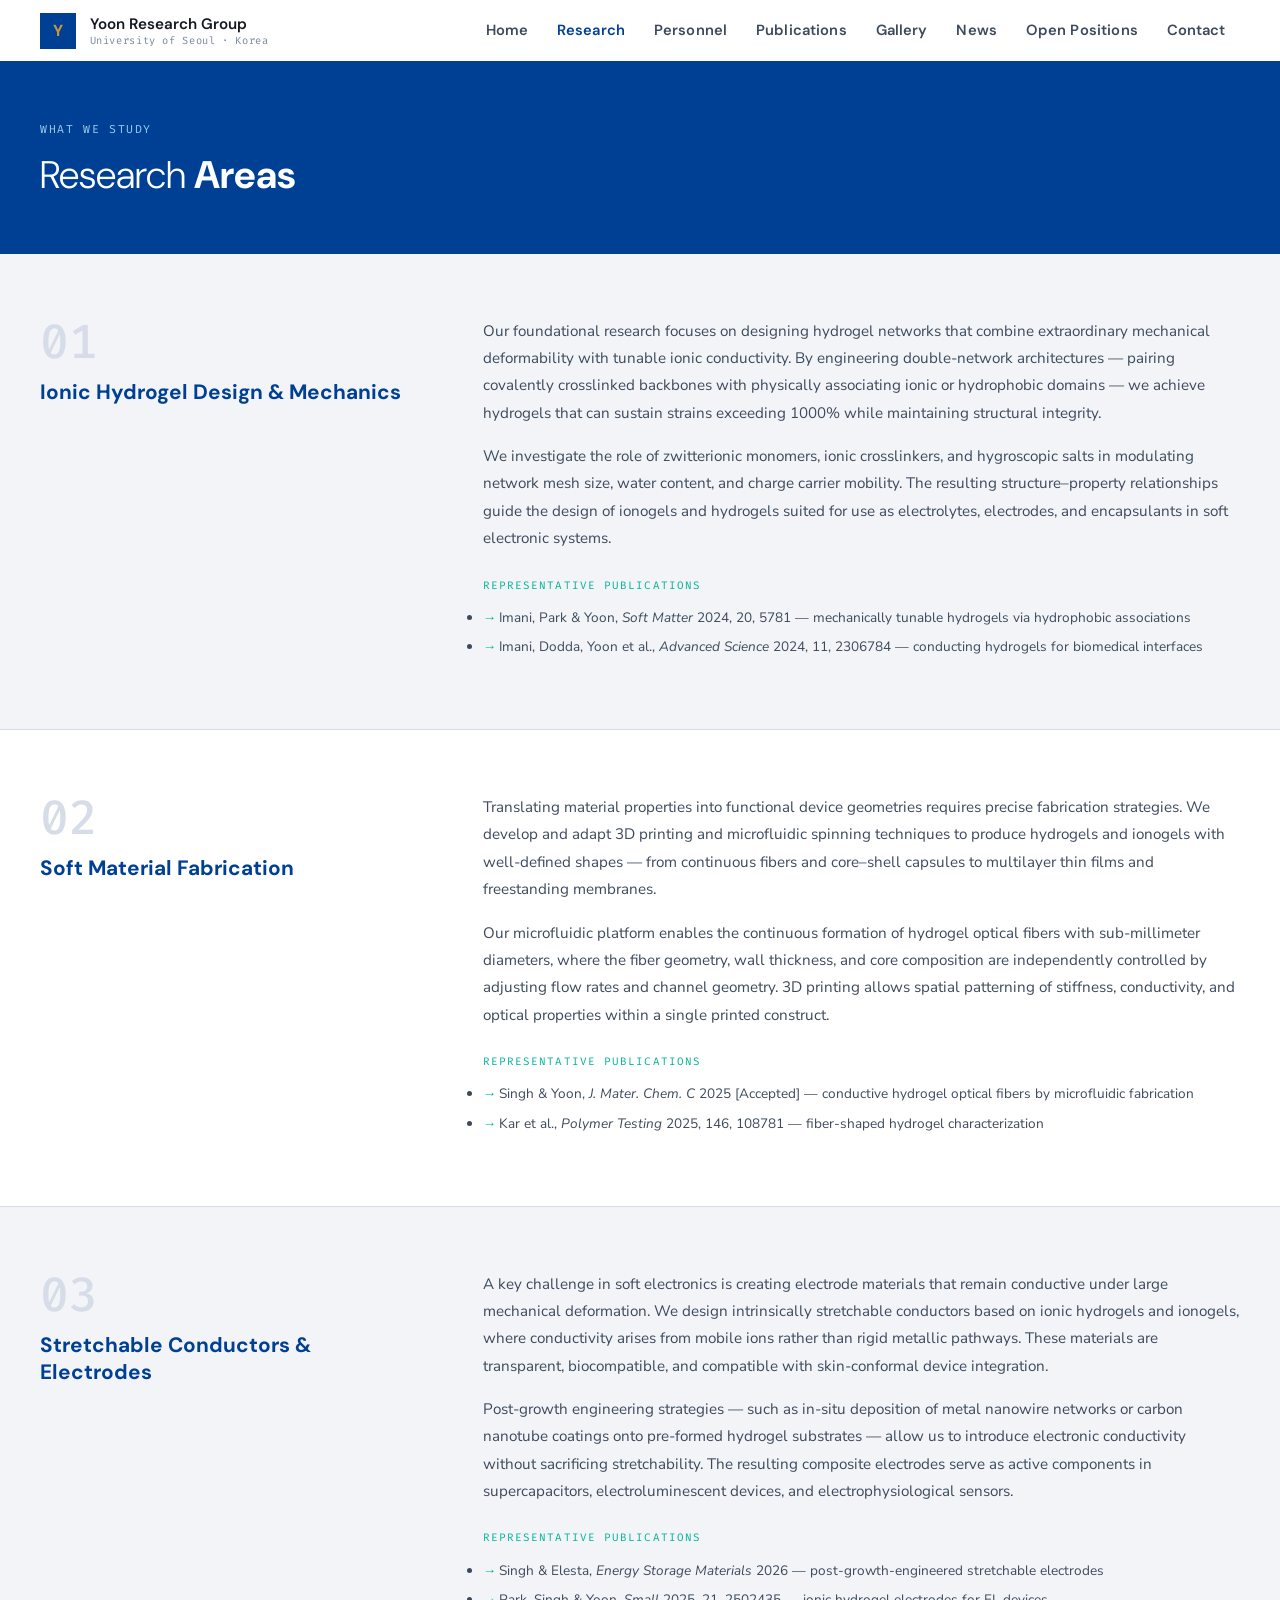
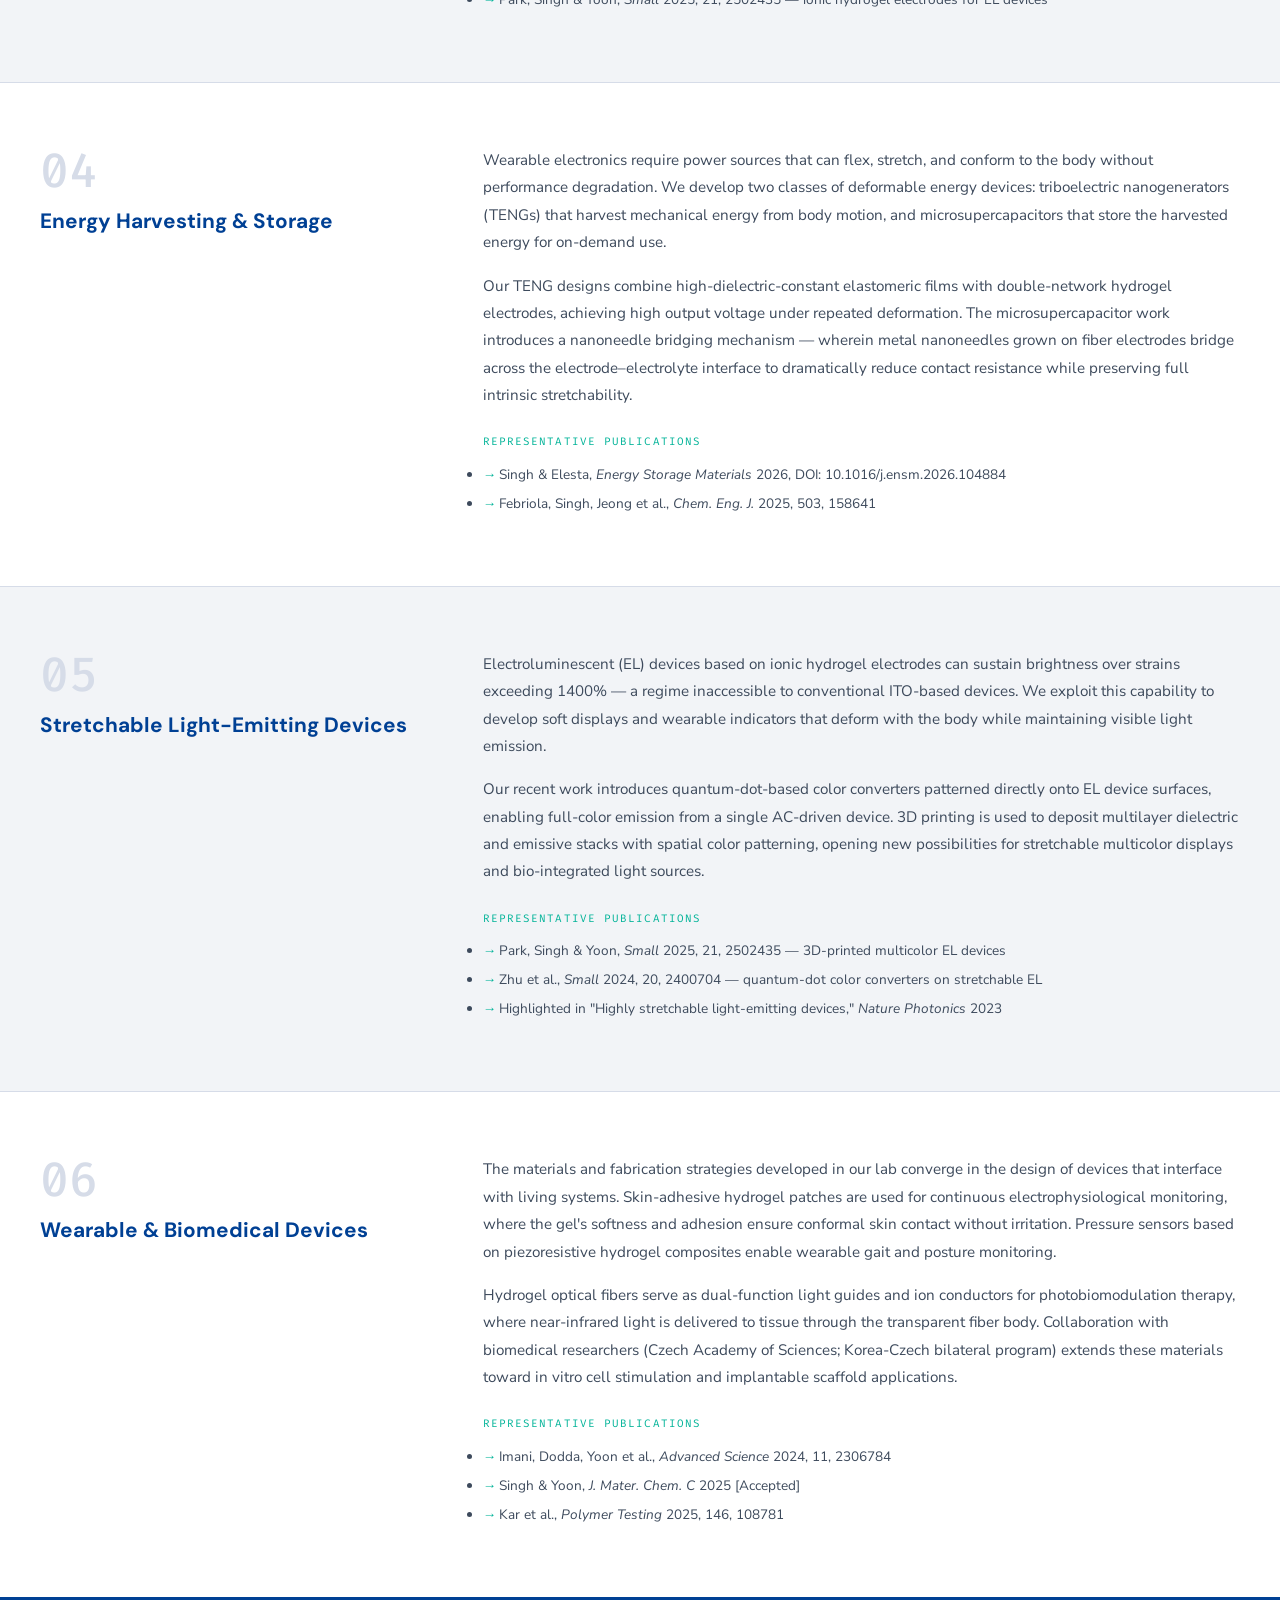
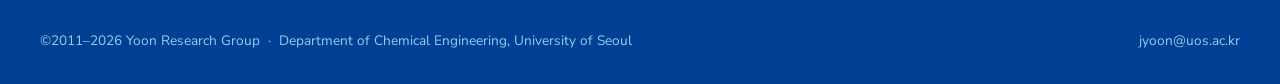
<file: research.html>
<!DOCTYPE html>
<html lang="en">
<head>
<meta charset="UTF-8">
<meta name="viewport" content="width=device-width, initial-scale=1.0">
<title>Research | Yoon Research Group</title>
<link href="https://fonts.googleapis.com/css2?family=DM+Sans:opsz,wght@9..40,300;9..40,400;9..40,600;9..40,700&family=Nunito+Sans:wght@300;400;600;700&family=Fira+Code:wght@400;500&display=swap" rel="stylesheet">
<link rel="stylesheet" href="css/style.css">
</head>
<body>

<nav>
  <a class="brand" href="index.html">
    <div class="brand-mark"><span>Y</span></div>
    <div class="brand-text">
      <span class="brand-main">Yoon Research Group</span>
      <span class="brand-sub">University of Seoul · Korea</span>
    </div>
  </a>
  <ul class="nav-links" id="navLinks">
    <li><a href="index.html">Home</a></li>
    <li><a href="research.html" class="active">Research</a></li>
    <li><a href="personnel.html">Personnel</a></li>
    <li><a href="publications.html">Publications</a></li>
    <li><a href="gallery.html">Gallery</a></li>
    <li><a href="news.html">News</a></li>
    <li><a href="positions.html">Open Positions</a></li>
    <li><a href="contact.html">Contact</a></li>
  </ul>
  <button class="nav-toggle" id="navToggle"><span></span><span></span><span></span></button>
</nav>

<div class="page-hero">
  <div class="page-hero-inner">
    <div class="page-hero-label">What we study</div>
    <h1>Research <strong>Areas</strong></h1>
  </div>
</div>

<div class="research-area">
  <div class="research-wrap">
    <div class="research-label">
      <div class="research-num">01</div>
      <div class="research-area-title">Ionic Hydrogel Design &amp; Mechanics</div>
    </div>
    <div class="research-body">
      <p>Our foundational research focuses on designing hydrogel networks that combine extraordinary mechanical deformability with tunable ionic conductivity. By engineering double-network architectures — pairing covalently crosslinked backbones with physically associating ionic or hydrophobic domains — we achieve hydrogels that can sustain strains exceeding 1000% while maintaining structural integrity.</p>
      <p>We investigate the role of zwitterionic monomers, ionic crosslinkers, and hygroscopic salts in modulating network mesh size, water content, and charge carrier mobility. The resulting structure–property relationships guide the design of ionogels and hydrogels suited for use as electrolytes, electrodes, and encapsulants in soft electronic systems.</p>
      <div class="key-pubs">
        <div class="key-pubs-label">Representative Publications</div>
        <ul>
          <li>Imani, Park &amp; Yoon, <em>Soft Matter</em> 2024, 20, 5781 — mechanically tunable hydrogels via hydrophobic associations</li>
          <li>Imani, Dodda, Yoon et al., <em>Advanced Science</em> 2024, 11, 2306784 — conducting hydrogels for biomedical interfaces</li>
        </ul>
      </div>
    </div>
  </div>
</div>

<div class="research-area">
  <div class="research-wrap">
    <div class="research-label">
      <div class="research-num">02</div>
      <div class="research-area-title">Soft Material Fabrication</div>
    </div>
    <div class="research-body">
      <p>Translating material properties into functional device geometries requires precise fabrication strategies. We develop and adapt 3D printing and microfluidic spinning techniques to produce hydrogels and ionogels with well-defined shapes — from continuous fibers and core–shell capsules to multilayer thin films and freestanding membranes.</p>
      <p>Our microfluidic platform enables the continuous formation of hydrogel optical fibers with sub-millimeter diameters, where the fiber geometry, wall thickness, and core composition are independently controlled by adjusting flow rates and channel geometry. 3D printing allows spatial patterning of stiffness, conductivity, and optical properties within a single printed construct.</p>
      <div class="key-pubs">
        <div class="key-pubs-label">Representative Publications</div>
        <ul>
          <li>Singh &amp; Yoon, <em>J. Mater. Chem. C</em> 2025 [Accepted] — conductive hydrogel optical fibers by microfluidic fabrication</li>
          <li>Kar et al., <em>Polymer Testing</em> 2025, 146, 108781 — fiber-shaped hydrogel characterization</li>
        </ul>
      </div>
    </div>
  </div>
</div>

<div class="research-area">
  <div class="research-wrap">
    <div class="research-label">
      <div class="research-num">03</div>
      <div class="research-area-title">Stretchable Conductors &amp; Electrodes</div>
    </div>
    <div class="research-body">
      <p>A key challenge in soft electronics is creating electrode materials that remain conductive under large mechanical deformation. We design intrinsically stretchable conductors based on ionic hydrogels and ionogels, where conductivity arises from mobile ions rather than rigid metallic pathways. These materials are transparent, biocompatible, and compatible with skin-conformal device integration.</p>
      <p>Post-growth engineering strategies — such as in-situ deposition of metal nanowire networks or carbon nanotube coatings onto pre-formed hydrogel substrates — allow us to introduce electronic conductivity without sacrificing stretchability. The resulting composite electrodes serve as active components in supercapacitors, electroluminescent devices, and electrophysiological sensors.</p>
      <div class="key-pubs">
        <div class="key-pubs-label">Representative Publications</div>
        <ul>
          <li>Singh &amp; Elesta, <em>Energy Storage Materials</em> 2026 — post-growth-engineered stretchable electrodes</li>
          <li>Park, Singh &amp; Yoon, <em>Small</em> 2025, 21, 2502435 — ionic hydrogel electrodes for EL devices</li>
        </ul>
      </div>
    </div>
  </div>
</div>

<div class="research-area">
  <div class="research-wrap">
    <div class="research-label">
      <div class="research-num">04</div>
      <div class="research-area-title">Energy Harvesting &amp; Storage</div>
    </div>
    <div class="research-body">
      <p>Wearable electronics require power sources that can flex, stretch, and conform to the body without performance degradation. We develop two classes of deformable energy devices: triboelectric nanogenerators (TENGs) that harvest mechanical energy from body motion, and microsupercapacitors that store the harvested energy for on-demand use.</p>
      <p>Our TENG designs combine high-dielectric-constant elastomeric films with double-network hydrogel electrodes, achieving high output voltage under repeated deformation. The microsupercapacitor work introduces a nanoneedle bridging mechanism — wherein metal nanoneedles grown on fiber electrodes bridge across the electrode–electrolyte interface to dramatically reduce contact resistance while preserving full intrinsic stretchability.</p>
      <div class="key-pubs">
        <div class="key-pubs-label">Representative Publications</div>
        <ul>
          <li>Singh &amp; Elesta, <em>Energy Storage Materials</em> 2026, DOI: 10.1016/j.ensm.2026.104884</li>
          <li>Febriola, Singh, Jeong et al., <em>Chem. Eng. J.</em> 2025, 503, 158641</li>
        </ul>
      </div>
    </div>
  </div>
</div>

<div class="research-area">
  <div class="research-wrap">
    <div class="research-label">
      <div class="research-num">05</div>
      <div class="research-area-title">Stretchable Light-Emitting Devices</div>
    </div>
    <div class="research-body">
      <p>Electroluminescent (EL) devices based on ionic hydrogel electrodes can sustain brightness over strains exceeding 1400% — a regime inaccessible to conventional ITO-based devices. We exploit this capability to develop soft displays and wearable indicators that deform with the body while maintaining visible light emission.</p>
      <p>Our recent work introduces quantum-dot-based color converters patterned directly onto EL device surfaces, enabling full-color emission from a single AC-driven device. 3D printing is used to deposit multilayer dielectric and emissive stacks with spatial color patterning, opening new possibilities for stretchable multicolor displays and bio-integrated light sources.</p>
      <div class="key-pubs">
        <div class="key-pubs-label">Representative Publications</div>
        <ul>
          <li>Park, Singh &amp; Yoon, <em>Small</em> 2025, 21, 2502435 — 3D-printed multicolor EL devices</li>
          <li>Zhu et al., <em>Small</em> 2024, 20, 2400704 — quantum-dot color converters on stretchable EL</li>
          <li>Highlighted in "Highly stretchable light-emitting devices," <em>Nature Photonics</em> 2023</li>
        </ul>
      </div>
    </div>
  </div>
</div>

<div class="research-area" style="border-bottom:none;">
  <div class="research-wrap">
    <div class="research-label">
      <div class="research-num">06</div>
      <div class="research-area-title">Wearable &amp; Biomedical Devices</div>
    </div>
    <div class="research-body">
      <p>The materials and fabrication strategies developed in our lab converge in the design of devices that interface with living systems. Skin-adhesive hydrogel patches are used for continuous electrophysiological monitoring, where the gel's softness and adhesion ensure conformal skin contact without irritation. Pressure sensors based on piezoresistive hydrogel composites enable wearable gait and posture monitoring.</p>
      <p>Hydrogel optical fibers serve as dual-function light guides and ion conductors for photobiomodulation therapy, where near-infrared light is delivered to tissue through the transparent fiber body. Collaboration with biomedical researchers (Czech Academy of Sciences; Korea-Czech bilateral program) extends these materials toward in vitro cell stimulation and implantable scaffold applications.</p>
      <div class="key-pubs">
        <div class="key-pubs-label">Representative Publications</div>
        <ul>
          <li>Imani, Dodda, Yoon et al., <em>Advanced Science</em> 2024, 11, 2306784</li>
          <li>Singh &amp; Yoon, <em>J. Mater. Chem. C</em> 2025 [Accepted]</li>
          <li>Kar et al., <em>Polymer Testing</em> 2025, 146, 108781</li>
        </ul>
      </div>
    </div>
  </div>
</div>

<footer>
  <span>©2011–2026 Yoon Research Group &nbsp;·&nbsp; Department of Chemical Engineering, <a href="https://www.uos.ac.kr" target="_blank">University of Seoul</a></span>
  <span>jyoon@uos.ac.kr</span>
</footer>
<script src="js/main.js"></script>
</body>
</html>
</file>
<file: css/style.css>
/* ═══════════════════════════════════════════════
   Yoon Research Group — Design C2
   UOS Color System + DM Sans + Nunito Sans
   ═══════════════════════════════════════════════ */

/* ── CSS Variables ────────────────────────── */
:root{
  --uos-sig:    #004094;
  --uos-blue:   #005EB8;
  --uos-blue-l: #0077C8;
  --uos-blue-s: #9BCBEB;
  --uos-blue-m: #B9D9EB;
  --uos-em:     #00B398;
  --uos-em-l:   #2CD5C4;
  --uos-em-s:   #9CDBD9;
  --uos-gray:   #63666A;
  --uos-gray-l: #BBBCBC;
  --uos-gray-m: #D3D3D6;
  --uos-gold:   #C5973E;
  --bg:         #F2F4F7;
  --white:      #ffffff;
  --ink:        #141820;
  --mid:        #3D4A5C;
  --light:      #7A8799;
  --border:     #D6DCE8;
}

/* ── Reset ────────────────────────────────── */
*, *::before, *::after { margin:0; padding:0; box-sizing:border-box; }
html { scroll-behavior:smooth; }
body {
  font-family:'Nunito Sans',sans-serif;
  background:var(--bg);
  color:var(--ink);
  line-height:1.7;
  font-size:16px;
}
img { max-width:100%; display:block; }
a   { text-decoration:none; }

/* ── NAV ──────────────────────────────────── */
nav {
  position:fixed; top:0; left:0; right:0; z-index:200;
  background:var(--white);
  border-bottom:3px solid var(--uos-sig);
  padding:0 2.5rem;
  display:flex; align-items:center; justify-content:space-between;
  height:64px;
}
.brand { display:flex; align-items:center; gap:0.85rem; }
.brand-mark {
  width:36px; height:36px;
  background:var(--uos-sig);
  display:flex; align-items:center; justify-content:center;
  flex-shrink:0;
}
.brand-mark span {
  font-family:'DM Sans',sans-serif; font-size:1rem;
  color:var(--uos-gold); font-weight:700;
}
.brand-text { display:flex; flex-direction:column; line-height:1.25; }
.brand-main {
  font-family:'DM Sans',sans-serif; font-size:0.95rem;
  font-weight:600; color:var(--ink);
}
.brand-sub {
  font-family:'Fira Code',monospace; font-size:0.65rem;
  color:var(--light); letter-spacing:0.06em;
}
.nav-links { list-style:none; display:flex; }
.nav-links a {
  display:block; padding:0 0.9rem;
  height:64px; line-height:61px;
  font-family:'DM Sans',sans-serif; font-size:0.92rem;
  font-weight:600; color:var(--mid);
  letter-spacing:0.01em; transition:.2s;
  border-bottom:3px solid transparent; margin-bottom:-3px;
}
.nav-links a:hover,
.nav-links a.active {
  color:var(--uos-sig);
  border-bottom-color:var(--uos-sig);
}
.nav-toggle { display:none; }

/* ── PAGE HEADER (inner pages) ────────────── */
.page-hero {
  margin-top:64px;
  background:var(--uos-sig);
  padding:3.5rem 2.5rem;
}
.page-hero-inner { max-width:1200px; margin:0 auto; }
.page-hero-label {
  font-family:'Fira Code',monospace; font-size:0.72rem;
  letter-spacing:0.14em; text-transform:uppercase;
  color:var(--uos-blue-s); margin-bottom:0.75rem;
}
.page-hero h1 {
  font-family:'DM Sans',sans-serif;
  font-size:clamp(1.8rem,3vw,2.6rem);
  font-weight:300; color:white; line-height:1.2;
}
.page-hero h1 strong { font-weight:700; }

/* ── SECTIONS ─────────────────────────────── */
.section { padding:4rem 2.5rem; }
.section-wrap { max-width:1200px; margin:0 auto; }
.section-top {
  display:flex; justify-content:space-between; align-items:baseline;
  margin-bottom:2rem; padding-bottom:1rem;
  border-bottom:2px solid var(--uos-sig);
}
.section-title {
  font-family:'DM Sans',sans-serif; font-size:1.6rem;
  font-weight:300; color:var(--ink);
}
.section-link {
  font-family:'DM Sans',sans-serif; font-size:0.88rem;
  font-weight:700; color:var(--uos-sig);
}
.section-link:hover { color:var(--uos-blue); }

/* ── TAG LABEL ────────────────────────────── */
.tag-label {
  display:inline-flex; align-items:center; gap:0.5rem;
  background:#EEF3FB; padding:5px 14px;
  margin-bottom:1.5rem; width:fit-content;
}
.tag-dot { width:6px; height:6px; background:var(--uos-sig); border-radius:50%; }
.tag-label span {
  font-family:'Fira Code',monospace; font-size:0.72rem;
  color:var(--uos-sig); letter-spacing:0.1em; text-transform:uppercase;
}

/* ── BUTTONS ──────────────────────────────── */
.btn-primary {
  display:inline-block; padding:0.8rem 1.85rem;
  background:var(--uos-sig); color:white;
  font-family:'DM Sans',sans-serif; font-size:0.9rem;
  font-weight:700; letter-spacing:0.02em;
  border:2px solid var(--uos-sig); transition:.2s;
}
.btn-primary:hover { background:var(--uos-blue); border-color:var(--uos-blue); }
.btn-outline {
  display:inline-block; padding:0.8rem 1.85rem;
  color:var(--uos-sig);
  font-family:'DM Sans',sans-serif; font-size:0.9rem;
  font-weight:700; letter-spacing:0.02em;
  border:2px solid var(--border); transition:.2s;
}
.btn-outline:hover { border-color:var(--uos-sig); }

/* ── CARDS ────────────────────────────────── */
.card {
  background:var(--white); border:1px solid var(--border);
  padding:1.75rem; transition:.25s;
  position:relative; overflow:hidden;
}
.card::after {
  content:''; position:absolute; bottom:0; left:0;
  width:100%; height:3px; background:var(--uos-em);
  transform:scaleX(0); transform-origin:left; transition:.3s;
}
.card:hover::after { transform:scaleX(1); }
.card:hover { box-shadow:0 4px 24px rgba(0,64,148,0.1); }
.card-num {
  font-family:'Fira Code',monospace; font-size:0.68rem;
  color:var(--uos-gray-m); letter-spacing:0.1em; margin-bottom:1rem;
}
.card h3 {
  font-family:'DM Sans',sans-serif; font-size:1.05rem;
  font-weight:600; color:var(--ink); margin-bottom:0.5rem;
}
.card p { font-size:0.9rem; color:var(--mid); line-height:1.65; }

/* ── INFO BAND ────────────────────────────── */
.info-band {
  background:var(--uos-sig); padding:1.2rem 2.5rem;
  display:flex; justify-content:space-around;
  align-items:center; flex-wrap:wrap; gap:1rem;
}
.band-item { text-align:center; }
.band-label {
  font-family:'Fira Code',monospace; font-size:0.7rem;
  text-transform:uppercase; letter-spacing:0.1em; color:var(--uos-blue-s);
}
.band-value {
  font-family:'DM Sans',sans-serif; font-size:1rem;
  font-weight:600; color:white; margin-top:2px;
}
.band-value a { color:white; }

/* ── FOOTER ───────────────────────────────── */
footer {
  background:var(--uos-sig); padding:2rem 2.5rem;
  display:flex; justify-content:space-between;
  align-items:center; flex-wrap:wrap; gap:1rem;
  font-family:'Nunito Sans',sans-serif; font-size:0.85rem;
  color:var(--uos-blue-s);
}
footer a { color:var(--uos-blue-s); }
footer a:hover { color:white; }

/* ── PERSONNEL ────────────────────────────── */
.personnel-section { padding:4rem 2.5rem; }
.personnel-section + .personnel-section { padding-top:0; }
.personnel-wrap { max-width:1200px; margin:0 auto; }
.section-divider { border:none; border-top:2px solid var(--uos-sig); margin-bottom:2.5rem; }

.person-grid {
  display:grid;
  grid-template-columns:repeat(auto-fill,minmax(220px,1fr));
  gap:1.5rem;
}
.person-card {
  background:var(--white); border:1px solid var(--border);
  overflow:hidden; transition:.25s;
}
.person-card:hover { box-shadow:0 4px 20px rgba(0,64,148,0.1); }
.person-card.pi { grid-column:span 2; display:flex; }
.person-card.pi .photo-wrap { width:200px; flex-shrink:0; }
.person-card.pi .photo-wrap img { height:100%; object-fit:cover; }

.photo-wrap {
  aspect-ratio:3/4;
  overflow:hidden;
  background:var(--bg);
}
.photo-wrap img {
  width:100%; height:100%;
  object-fit:cover;
  object-position:top 5%;
}
.photo-placeholder {
  width:100%; height:100%;
  background:linear-gradient(135deg,var(--uos-sig) 0%,var(--uos-blue-l) 100%);
  display:flex; align-items:center; justify-content:center;
  font-size:3rem; color:rgba(255,255,255,0.25);
}

.person-info { padding:1.25rem; }
.person-role {
  font-family:'Fira Code',monospace; font-size:0.65rem;
  letter-spacing:0.1em; text-transform:uppercase;
  color:var(--uos-em); margin-bottom:0.4rem;
}
.person-name {
  font-family:'DM Sans',sans-serif; font-size:1rem;
  font-weight:700; color:var(--ink); margin-bottom:0.5rem;
}
.person-details {
  font-size:0.85rem; color:var(--mid);
  line-height:1.65; margin-bottom:0.75rem;
}
.person-email {
  font-family:'Fira Code',monospace; font-size:0.7rem;
  color:var(--uos-sig);
}
.person-email:hover { color:var(--uos-blue); }

/* Horizontal card layout */
.person-grid-h {
  display:flex;
  flex-direction:column;
  gap:1rem;
  max-width:860px;
}
.person-card-h {
  display:flex;
  flex-direction:row;
}
.photo-wrap-h {
  width:160px;
  min-height:160px;
  flex-shrink:0;
  overflow:hidden;
  background:var(--bg);
}
.photo-wrap-h img {
  width:100%; height:100%;
  object-fit:cover;
  object-position:center 15%;
  display:block;
}
.person-card-h .person-info {
  padding:1.25rem 1.5rem;
  display:flex;
  flex-direction:column;
  justify-content:center;
}
/* PI card: wider photo */
.person-card-h.person-card-pi .photo-wrap-h {
  width:200px;
}
@media(max-width:600px){
  .person-card-h { flex-direction:column; }
  .photo-wrap-h { width:100%; aspect-ratio:3/2; }
  .photo-wrap-h img { object-position:center 15%; }
}

/* Alumni */
.alumni-section { padding:0 2.5rem 4rem; }
.alumni-wrap { max-width:1200px; margin:0 auto; }
.alumni-subtitle {
  font-family:'Fira Code',monospace; font-size:0.7rem;
  letter-spacing:0.12em; text-transform:uppercase;
  color:var(--light); margin-bottom:1rem; margin-top:2rem;
}
.alumni-grid {
  display:grid;
  grid-template-columns:repeat(auto-fill,minmax(240px,1fr));
  gap:0.5rem;
}
.alumni-item {
  display:flex; justify-content:space-between; align-items:baseline;
  padding:0.6rem 1rem;
  background:var(--white); border:1px solid var(--border);
}
.alumni-name { font-size:0.88rem; font-weight:600; color:var(--ink); }
.alumni-degree {
  font-family:'Fira Code',monospace; font-size:0.65rem;
  color:var(--uos-em); white-space:nowrap; margin-left:0.5rem;
}

/* ── PUBLICATIONS ─────────────────────────── */
.pub-section { padding:4rem 2.5rem; background:var(--white); }
.pub-section:nth-child(even) { background:var(--bg); }
.pub-wrap { max-width:1000px; margin:0 auto; }
.pub-year-header {
  font-family:'DM Sans',sans-serif; font-size:1.4rem;
  font-weight:700; color:var(--uos-sig);
  padding:0.5rem 0; margin-bottom:1.5rem;
  border-bottom:2px solid var(--uos-sig);
  display:flex; align-items:center; gap:1rem;
}
.pub-list { list-style:none; }
.pub-item {
  padding:1.1rem 0 1.1rem 1rem;
  border-left:3px solid transparent;
  border-bottom:1px solid var(--border);
  transition:.2s;
  font-size:0.95rem;   /* ← was 0.9rem */
  line-height:1.7;
  color:var(--mid);
}
.pub-item:hover {
  border-left-color:var(--uos-em);
  background:#F8FAFE;
  padding-left:1.25rem;
}
.pub-item:last-child { border-bottom:none; }

/* Publication number — now clearly visible */
.pub-num {
  font-family:'Fira Code',monospace;
  font-size:0.72rem;
  color:var(--uos-sig);          /* ← was var(--uos-gray-l), now blue */
  font-weight:600;
  margin-right:0.5rem;
  background:#EEF3FB;            /* ← subtle blue tint badge */
  padding:1px 5px;
  border-radius:2px;
}

.pub-title { font-weight:600; color:var(--ink); font-size:0.98rem; }

/* DOI / Link badge with background highlight */
.pub-doi {
  display:inline-block;
  margin-left:0.5rem;
  font-size:0.78rem;
  font-family:'Fira Code',monospace;
  color:var(--uos-sig);
  background:#EEF3FB;
  border:1px solid var(--uos-blue-m);
  padding:1px 7px;
  border-radius:3px;
  transition:.2s;
}
.pub-doi:hover {
  background:var(--uos-sig);
  color:white;
  border-color:var(--uos-sig);
}

/* pub-link badge (same as pub-doi) */
.pub-link {
  display:inline-block; margin-left:0.4rem;
  font-size:0.75rem; font-family:'Fira Code',monospace;
  color:var(--uos-sig); background:#EEF3FB;
  border:1px solid var(--uos-blue-m);
  padding:1px 7px; border-radius:3px; transition:.2s;
  text-decoration:none;
}
.pub-link:hover { background:var(--uos-sig); color:white; border-color:var(--uos-sig); }

/* Open Access badge */
.pub-oa {
  display:inline-block; margin-left:0.4rem;
  font-family:'Fira Code',monospace; font-size:0.65rem;
  letter-spacing:0.07em; text-transform:uppercase;
  background:#E6F7F5; color:var(--uos-em);
  border:1px solid var(--uos-em);
  padding:1px 6px; border-radius:3px;
}

/* Altmetric donut */
.altmetric-wrap {
  display:inline-block; vertical-align:middle;
  margin-left:0.5rem; line-height:1;
}
.altmetric-embed { display:inline-block; }

/* ── RESEARCH PAGE ────────────────────────── */
.research-area { padding:4rem 2.5rem; border-bottom:1px solid var(--border); }
.research-area:nth-child(even) { background:var(--white); }
.research-wrap {
  max-width:1200px; margin:0 auto;
  display:grid; grid-template-columns:1fr 2fr;
  gap:4rem; align-items:start;
}
.research-label { position:sticky; top:80px; }
.research-num {
  font-family:'Fira Code',monospace; font-size:3rem;
  font-weight:500; color:var(--border); line-height:1; margin-bottom:0.75rem;
}
.research-area-title {
  font-family:'DM Sans',sans-serif; font-size:1.3rem;
  font-weight:700; color:var(--uos-sig); line-height:1.3; margin-bottom:1rem;
}
.research-body p {
  font-size:0.95rem; color:var(--mid); line-height:1.8; margin-bottom:1rem;
}
.research-body .key-pubs { margin-top:1.5rem; }
.research-body .key-pubs-label {
  font-family:'Fira Code',monospace; font-size:0.68rem;
  letter-spacing:0.1em; text-transform:uppercase;
  color:var(--uos-em); margin-bottom:0.75rem;
}
.research-body .key-pubs li {
  font-size:0.85rem; color:var(--mid); margin-bottom:0.5rem;
  line-height:1.55; padding-left:1rem; position:relative;
}
.research-body .key-pubs li::before {
  content:'→'; position:absolute; left:0; color:var(--uos-em);
}

/* ── NEWS ─────────────────────────────────── */
.news-grid {
  display:grid;
  grid-template-columns:repeat(auto-fill,minmax(300px,1fr));
  gap:1.25rem;
}
.news-card {
  background:var(--white); border:1px solid var(--border);
  padding:1.5rem; transition:.2s; border-top:3px solid var(--uos-em);
}
.news-card:hover { box-shadow:0 4px 20px rgba(0,64,148,0.1); }
.news-date {
  font-family:'Fira Code',monospace; font-size:0.7rem;
  letter-spacing:0.08em; color:var(--uos-em); margin-bottom:0.5rem;
}
.news-card h3 {
  font-family:'DM Sans',sans-serif; font-size:0.95rem;
  font-weight:700; color:var(--ink); margin-bottom:0.5rem;
}
.news-card p { font-size:0.88rem; color:var(--mid); line-height:1.65; }
.news-card a { color:var(--uos-sig); }

/* ── GALLERY ──────────────────────────────── */
.gallery-grid {
  display:grid;
  grid-template-columns:repeat(auto-fill,minmax(280px,1fr));
  gap:1rem;
}
.gallery-item {
  position:relative; overflow:hidden;
  aspect-ratio:4/3;
  background:var(--bg); border:1px solid var(--border);
}
.gallery-item img {
  width:100%; height:100%; object-fit:cover; transition:.3s;
}
.gallery-item:hover img { transform:scale(1.04); }
.gallery-caption {
  position:absolute; bottom:0; left:0; right:0;
  background:linear-gradient(to top, rgba(0,64,148,0.8) 0%, transparent 100%);
  padding:1.5rem 1rem 0.75rem;
  color:white; font-family:'Fira Code',monospace;
  font-size:0.68rem; letter-spacing:0.08em; text-transform:uppercase;
  opacity:0; transition:.2s;
}
.gallery-item:hover .gallery-caption { opacity:1; }
.gallery-placeholder {
  width:100%; height:100%;
  display:flex; flex-direction:column;
  align-items:center; justify-content:center;
  color:var(--light); gap:0.5rem;
}
.gallery-placeholder svg { opacity:0.35; }
.gallery-placeholder p {
  font-family:'Fira Code',monospace; font-size:0.65rem;
  text-transform:uppercase; letter-spacing:0.08em;
}

/* ── CONTACT ──────────────────────────────── */
.contact-grid { display:grid; grid-template-columns:1fr 1fr; gap:2rem; }
.contact-block { background:var(--white); border:1px solid var(--border); padding:2rem; }
.contact-block h2 {
  font-family:'DM Sans',sans-serif; font-size:1rem;
  font-weight:700; color:var(--uos-sig);
  margin-bottom:1.5rem; padding-bottom:0.75rem;
  border-bottom:2px solid var(--uos-sig);
}
.contact-row {
  display:grid; grid-template-columns:100px 1fr;
  gap:0.5rem; padding:0.75rem 0;
  border-bottom:1px solid var(--border); font-size:0.9rem;
}
.contact-row:last-child { border-bottom:none; }
.contact-label {
  font-family:'Fira Code',monospace; font-size:0.68rem;
  text-transform:uppercase; letter-spacing:0.08em;
  color:var(--light); padding-top:0.15rem;
}
.contact-value { color:var(--ink); line-height:1.55; }
.contact-value a { color:var(--uos-sig); }

/* ── POSITIONS ────────────────────────────── */
.position-block {
  background:var(--white); border:1px solid var(--border);
  padding:2rem 2.5rem; margin-bottom:1.5rem;
  border-left:4px solid var(--uos-sig);
}
.position-block h2 {
  font-family:'DM Sans',sans-serif; font-size:1.15rem;
  font-weight:700; color:var(--uos-sig); margin-bottom:1rem;
}
.position-block p, .position-block li {
  font-size:0.92rem; color:var(--mid); line-height:1.75;
}
.position-block ul { padding-left:1.5rem; margin-top:0.5rem; }

/* ── MOBILE ───────────────────────────────── */
@media (max-width:768px){
  nav { padding:0 1.25rem; }
  .nav-links {
    display:none; position:fixed; top:64px; left:0; right:0;
    background:var(--white); flex-direction:column;
    padding:1rem 0; border-bottom:1px solid var(--border);
    box-shadow:0 4px 12px rgba(0,0,0,.08);
  }
  .nav-links.open { display:flex; }
  .nav-links a { height:auto; line-height:1; padding:0.85rem 2rem; border-bottom:none; }
  .nav-toggle {
    display:flex; flex-direction:column; gap:5px;
    background:none; border:none; cursor:pointer; padding:4px;
  }
  .nav-toggle span { display:block; width:22px; height:2px; background:var(--ink); transition:.2s; }
  .page-hero { padding:2.5rem 1.25rem; }
  .section { padding:3rem 1.25rem; }
  .personnel-section, .alumni-section { padding-left:1.25rem; padding-right:1.25rem; }

  /* PI card on mobile */
  .person-card.pi {
    flex-direction:column;
    grid-column:span 1;
  }
  .person-card.pi .photo-wrap {
    width:100%;
    aspect-ratio:3/2;
  }
  .person-card.pi .photo-wrap img {
    object-position:center 15%;
  }

  .contact-grid { grid-template-columns:1fr; }
  .research-wrap { grid-template-columns:1fr; gap:1.5rem; }
  .research-label { position:static; }
  .research-num { font-size:2rem; }
  .info-band { padding:1rem 1.25rem; }
  footer { padding:1.5rem 1.25rem; flex-direction:column; text-align:center; }

  /* Horizontal person cards on mobile: stack vertically */
  .person-card-h {
    flex-direction:column;
  }
  .photo-wrap-h {
    width:100%;
    min-height:0;
    aspect-ratio:4/3;
  }
  .photo-wrap-h img {
    object-position:center 15%;
  }
  .person-card-h.person-card-pi .photo-wrap-h {
    width:100%;
    aspect-ratio:4/3;
  }
  .person-card-h .person-info {
    padding:1.25rem;
  }
}
</file>
